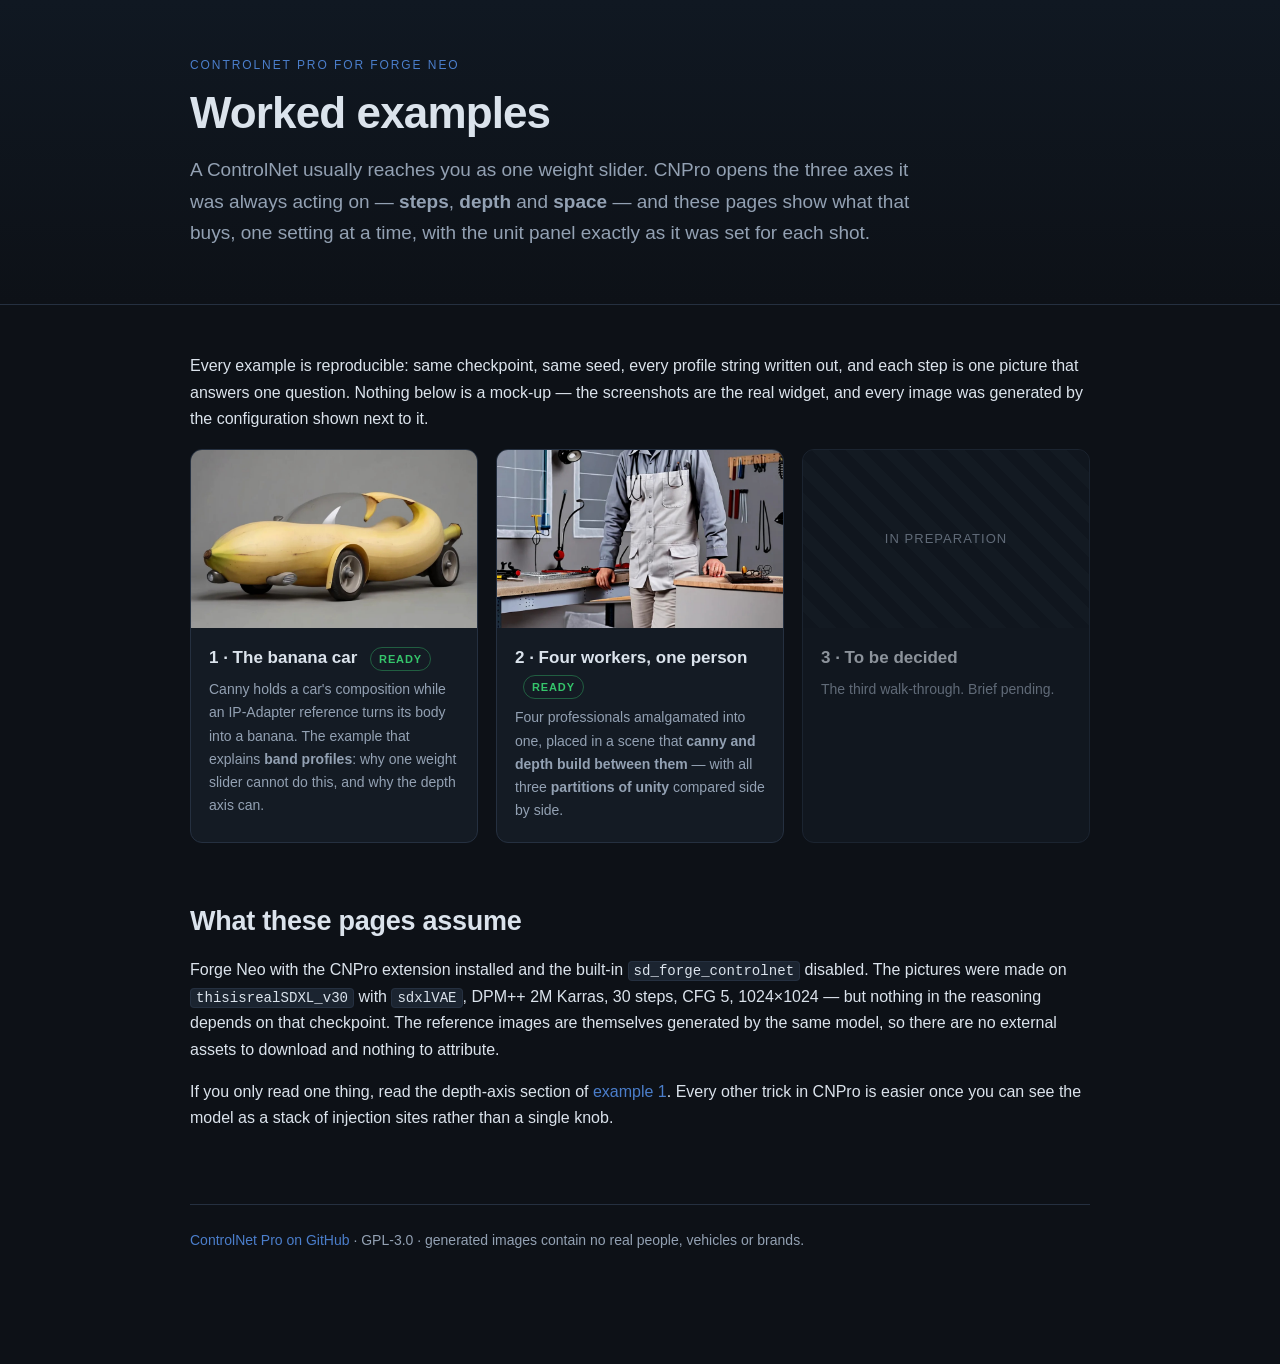
<file: docs/index.html>
<!DOCTYPE html>
<html lang="en">
<head>
<meta charset="utf-8">
<meta name="viewport" content="width=device-width, initial-scale=1">
<title>ControlNet Pro — worked examples</title>
<meta name="description" content="Step-by-step worked examples for ControlNet Pro: what each control actually does, and why the settings are what they are.">
<link rel="stylesheet" href="style.css">
</head>
<body>

<header class="site">
  <div class="wrap">
    <p class="eyebrow">ControlNet Pro for Forge Neo</p>
    <h1>Worked examples</h1>
    <p class="lede">A ControlNet usually reaches you as one weight slider. CNPro opens the
    three axes it was always acting on — <b>steps</b>, <b>depth</b> and <b>space</b> — and
    these pages show what that buys, one setting at a time, with the unit panel exactly as
    it was set for each shot.</p>
  </div>
</header>

<div class="wrap">

  <p>Every example is reproducible: same checkpoint, same seed, every profile string
  written out, and each step is one picture that answers one question. Nothing below is a
  mock-up — the screenshots are the real widget, and every image was generated by the
  configuration shown next to it.</p>

  <div class="cards">

    <a class="card" href="example_1.html">
      <img src="assets/ex1/hero.jpg" alt="A banana-bodied car in the composition of the reference photograph">
      <div class="body">
        <h3>1 · The banana car <span class="tag live">ready</span></h3>
        <p>Canny holds a car's composition while an IP-Adapter reference turns its body into
        a banana. The example that explains <b>band profiles</b>: why one weight slider
        cannot do this, and why the depth axis can.</p>
      </div>
    </a>

    <a class="card" href="example_2.html">
      <img src="assets/ex2/hero.jpg" alt="One person in an invented uniform standing in a workshop">
      <div class="body">
        <h3>2 · Four workers, one person <span class="tag live">ready</span></h3>
        <p>Four professionals amalgamated into one, placed in a scene that <b>canny and depth
        build between them</b> — with all three <b>partitions of unity</b> compared side by
        side.</p>
      </div>
    </a>

    <div class="card pending">
      <div class="placeholder">in preparation</div>
      <div class="body">
        <h3>3 · To be decided</h3>
        <p>The third walk-through. Brief pending.</p>
      </div>
    </div>

  </div>

  <h2>What these pages assume</h2>

  <p>Forge Neo with the CNPro extension installed and the built-in
  <code>sd_forge_controlnet</code> disabled. The pictures were made on
  <code>thisisrealSDXL_v30</code> with <code>sdxlVAE</code>, DPM++ 2M Karras, 30 steps,
  CFG 5, 1024&times;1024 — but nothing in the reasoning depends on that checkpoint. The
  reference images are themselves generated by the same model, so there are no external
  assets to download and nothing to attribute.</p>

  <p>If you only read one thing, read the depth-axis section of
  <a href="example_1.html#depth">example 1</a>. Every other trick in CNPro is easier once
  you can see the model as a stack of injection sites rather than a single knob.</p>

  <footer class="site">
    <p><a href="https://github.com/ahrvoje/cnpro">ControlNet Pro on GitHub</a> · GPL-3.0 ·
    generated images contain no real people, vehicles or brands.</p>
  </footer>

</div>
</body>
</html>
</file>
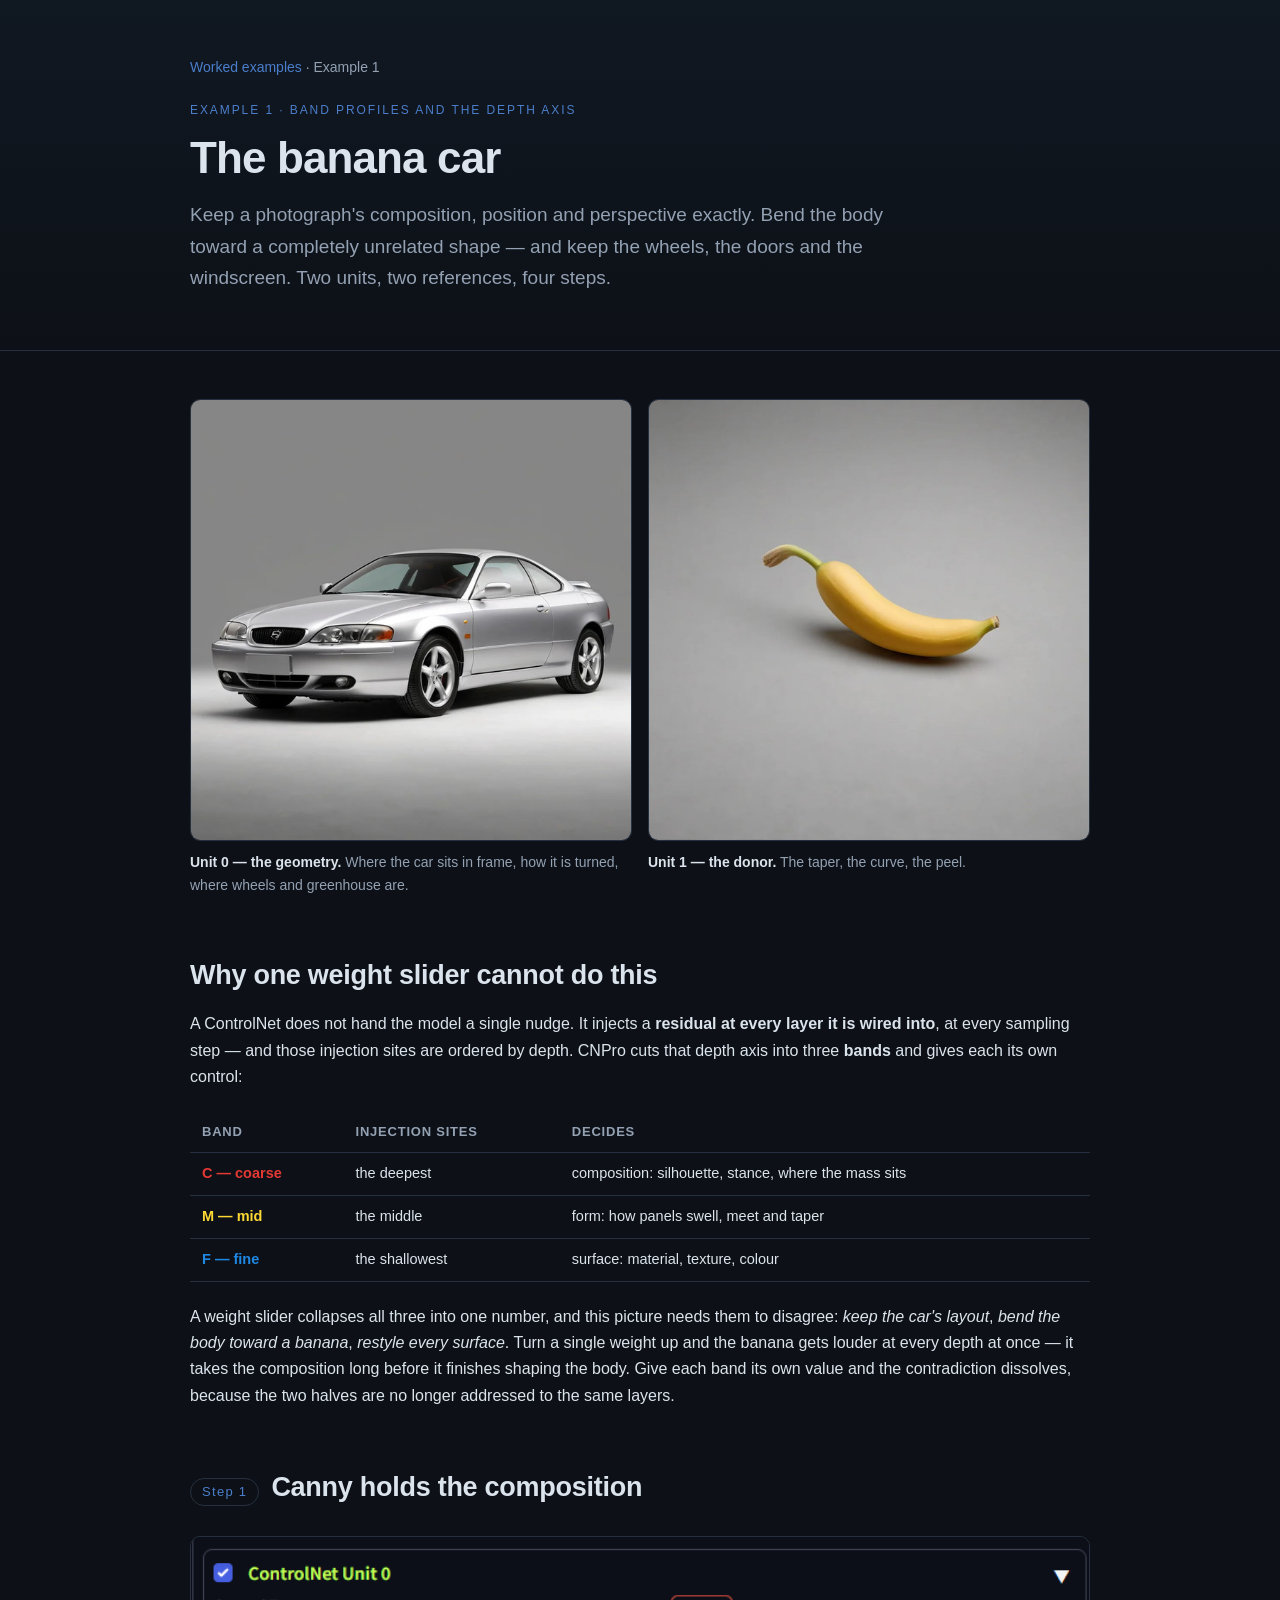
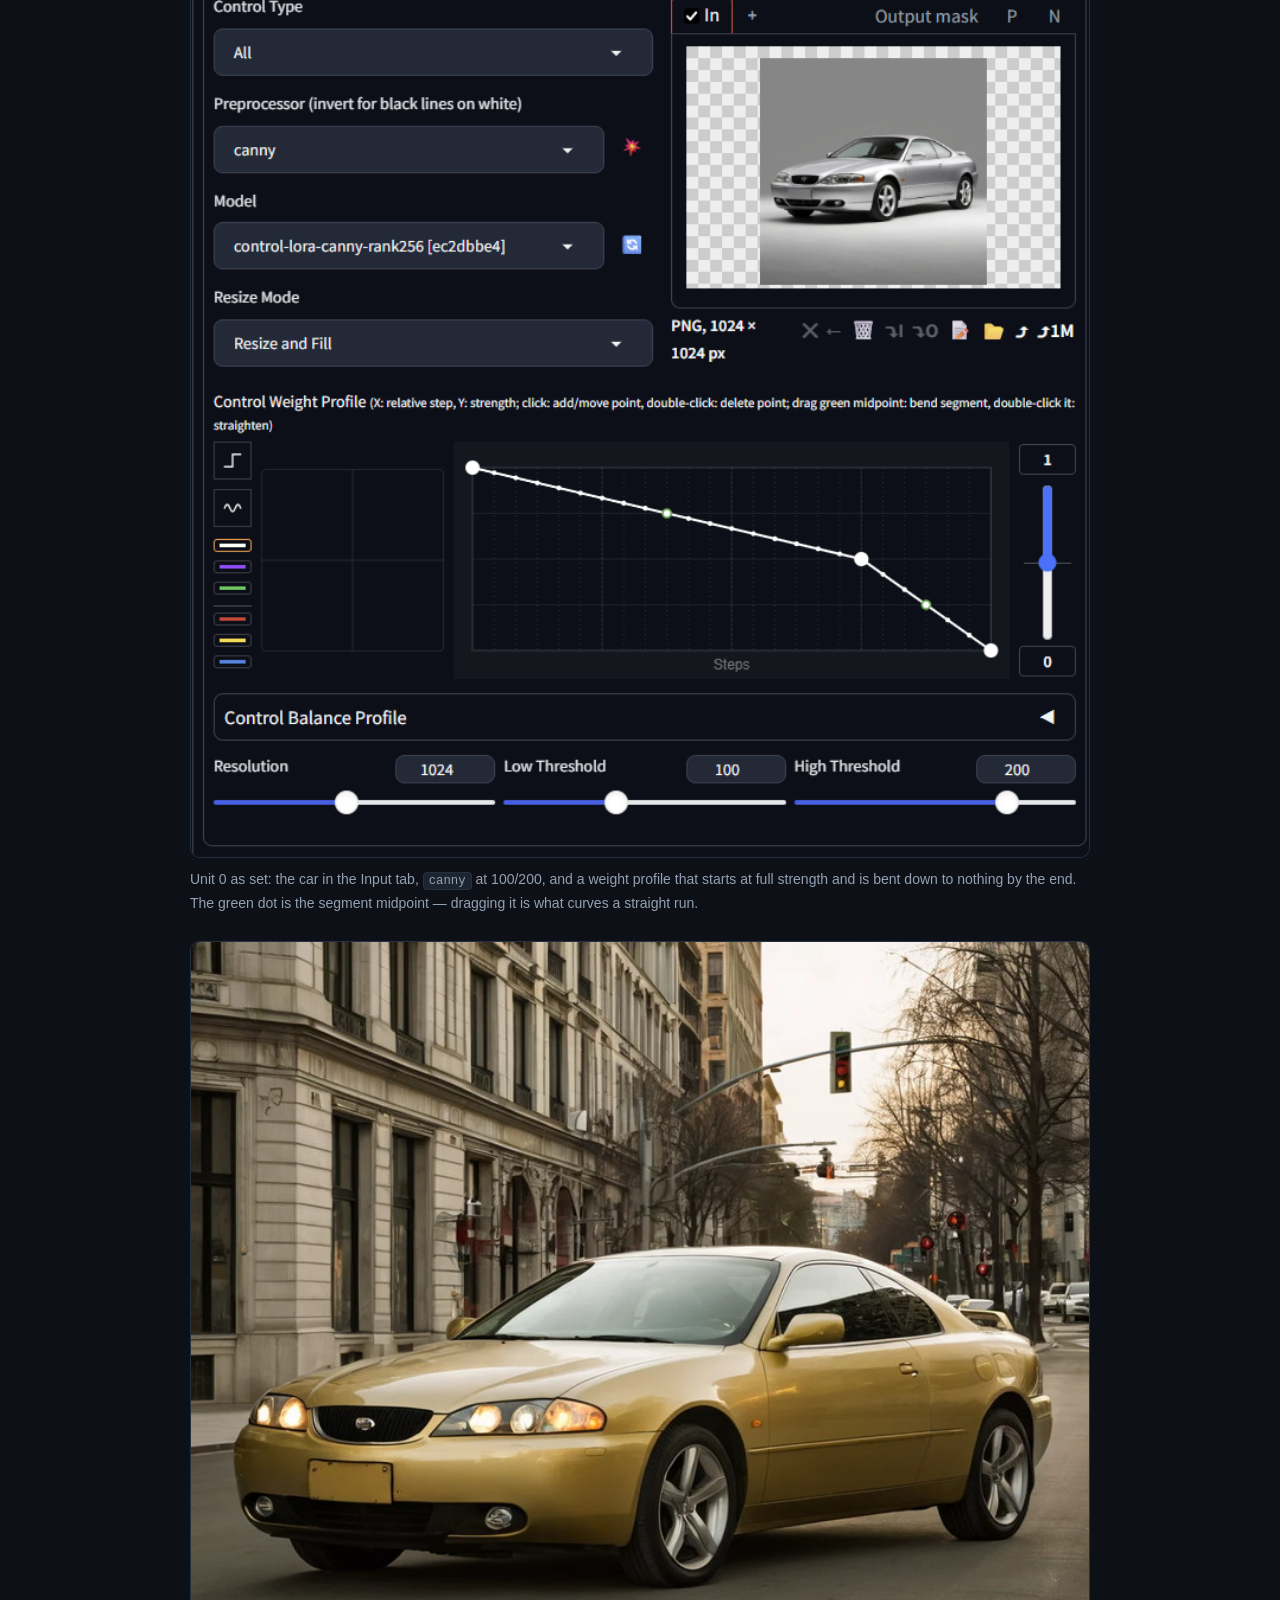
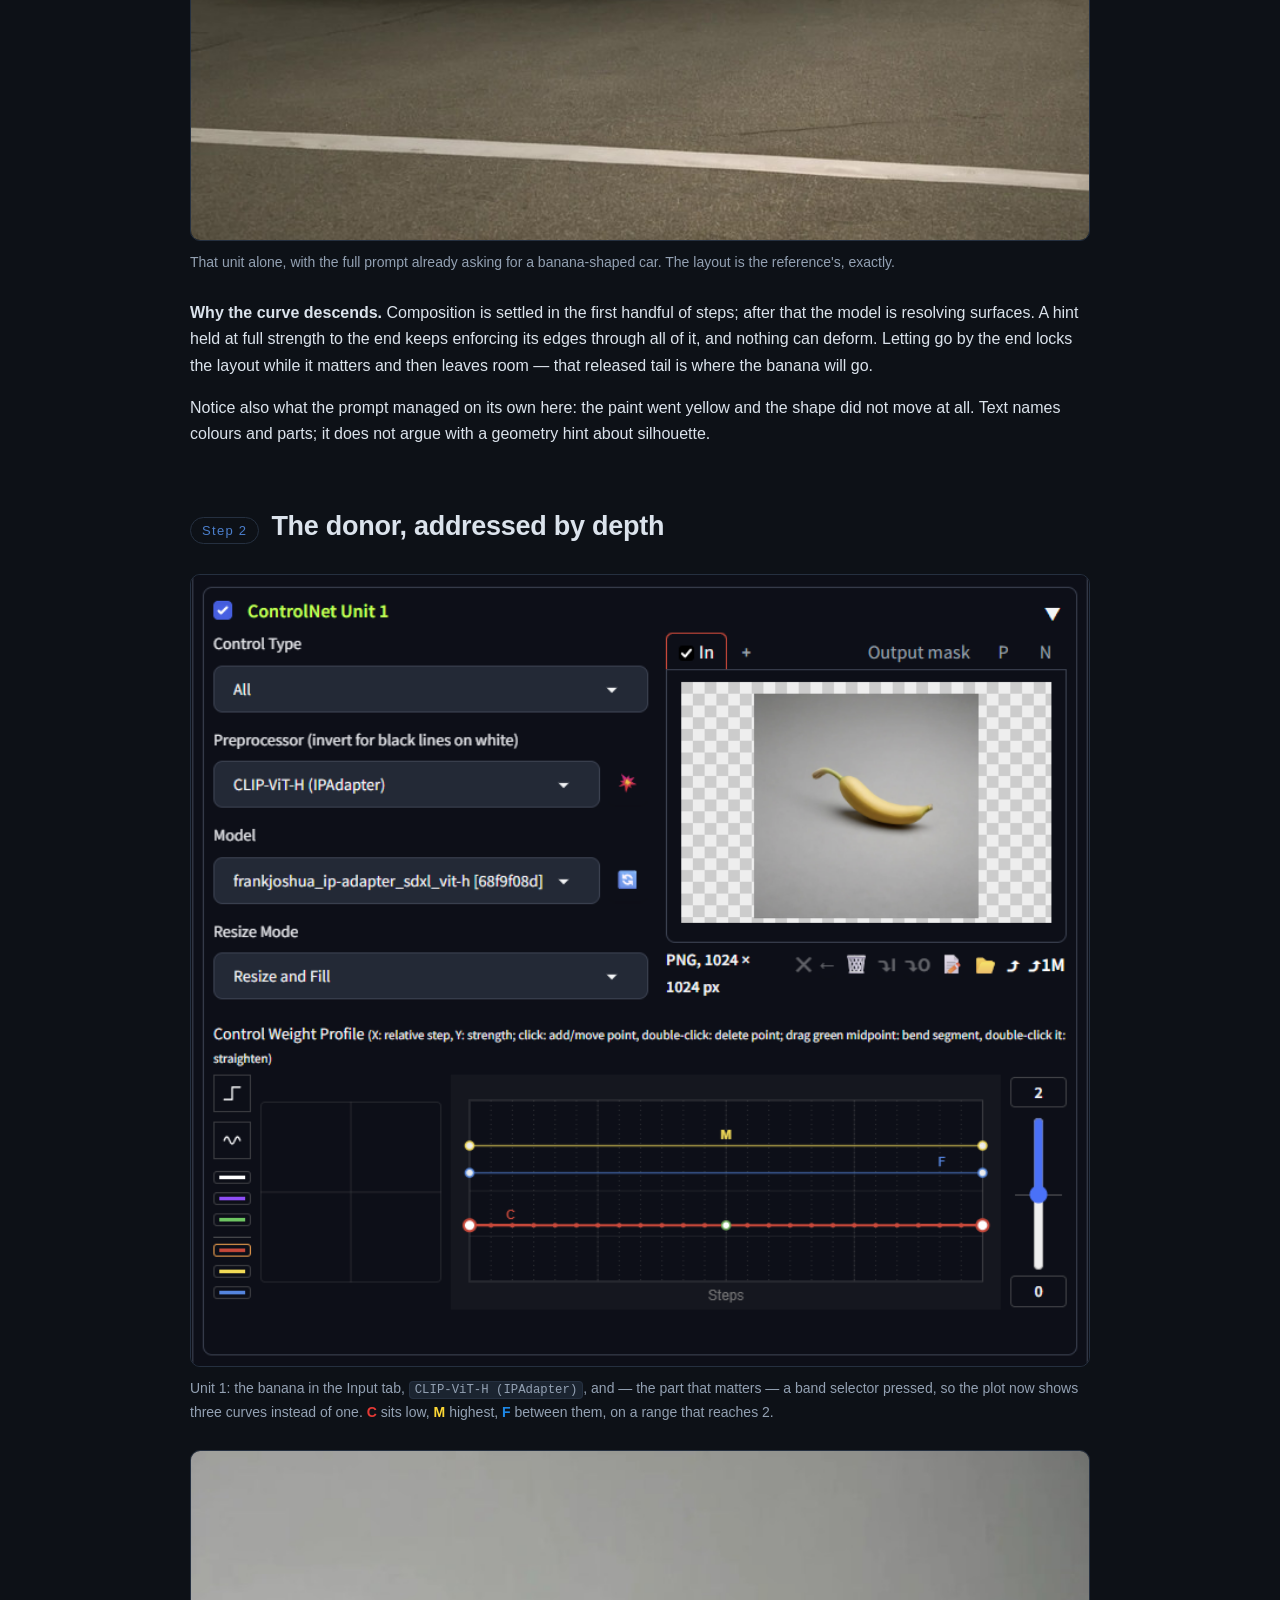
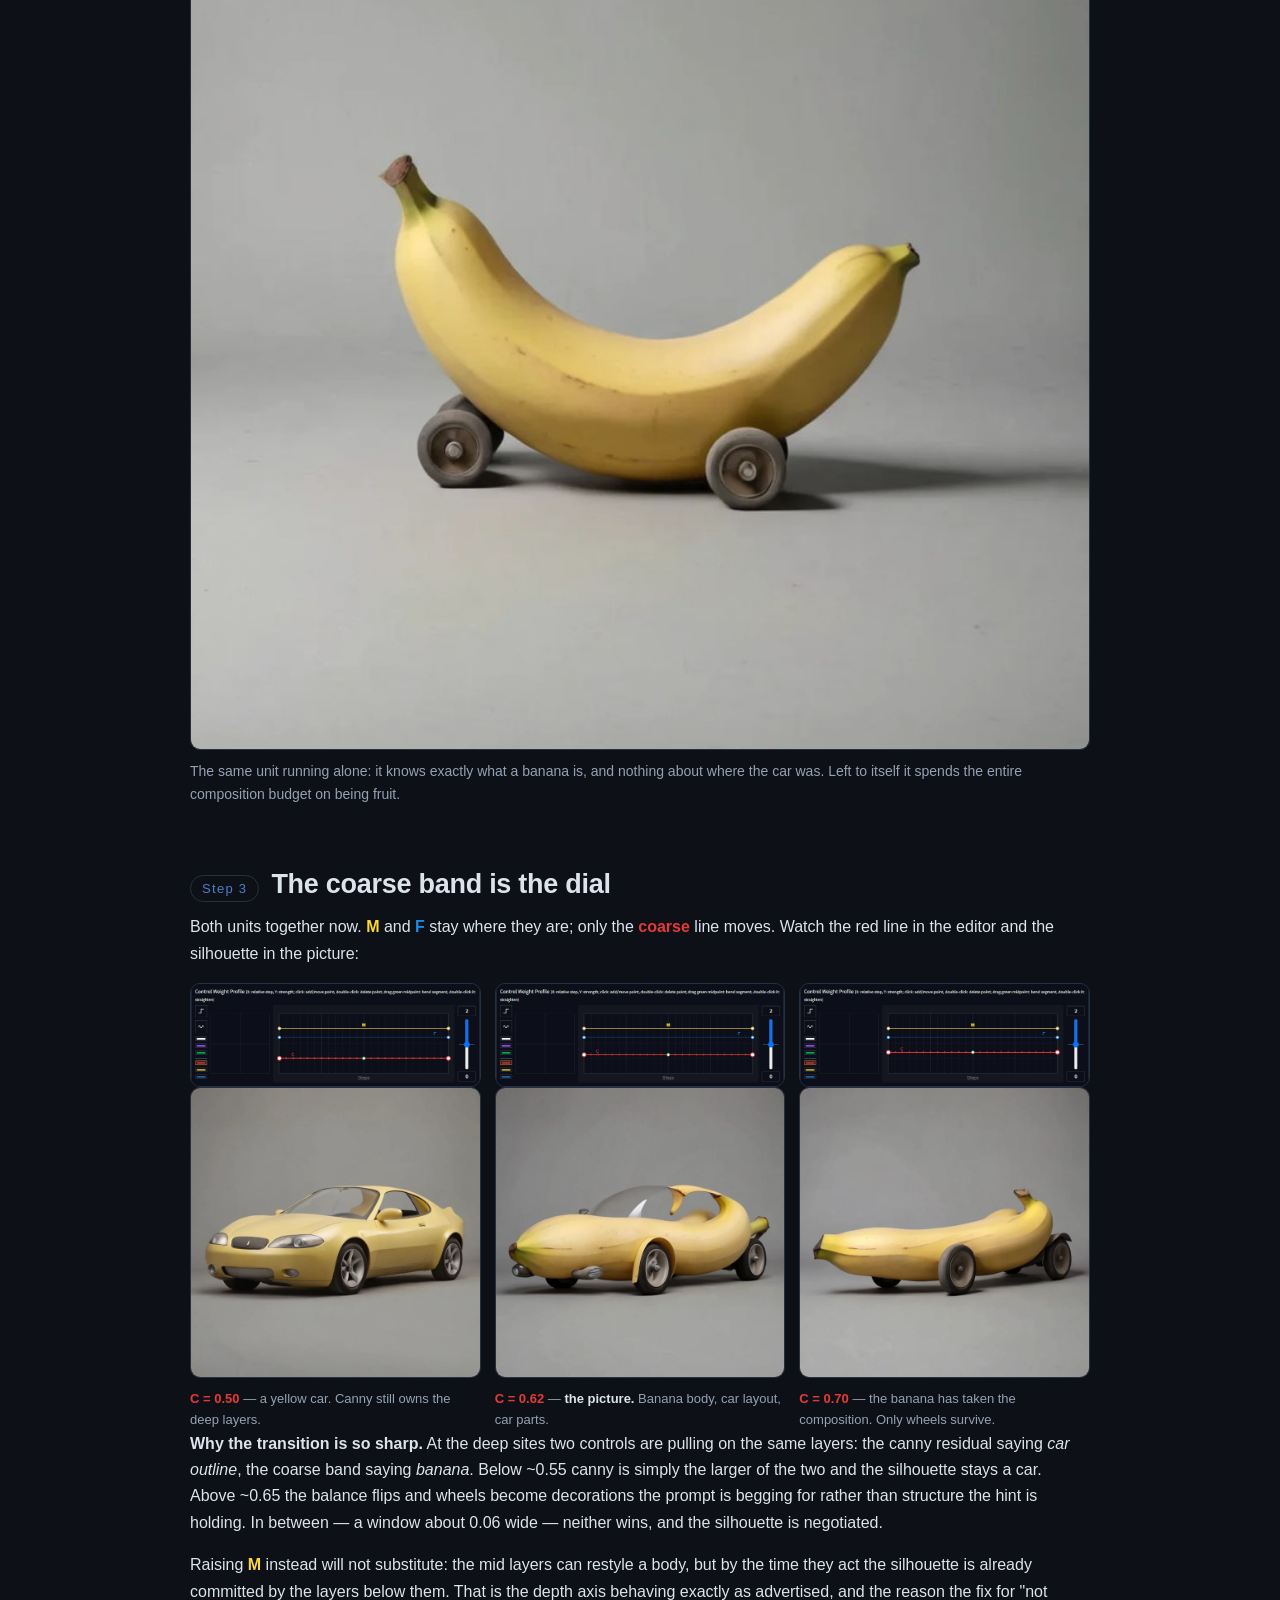
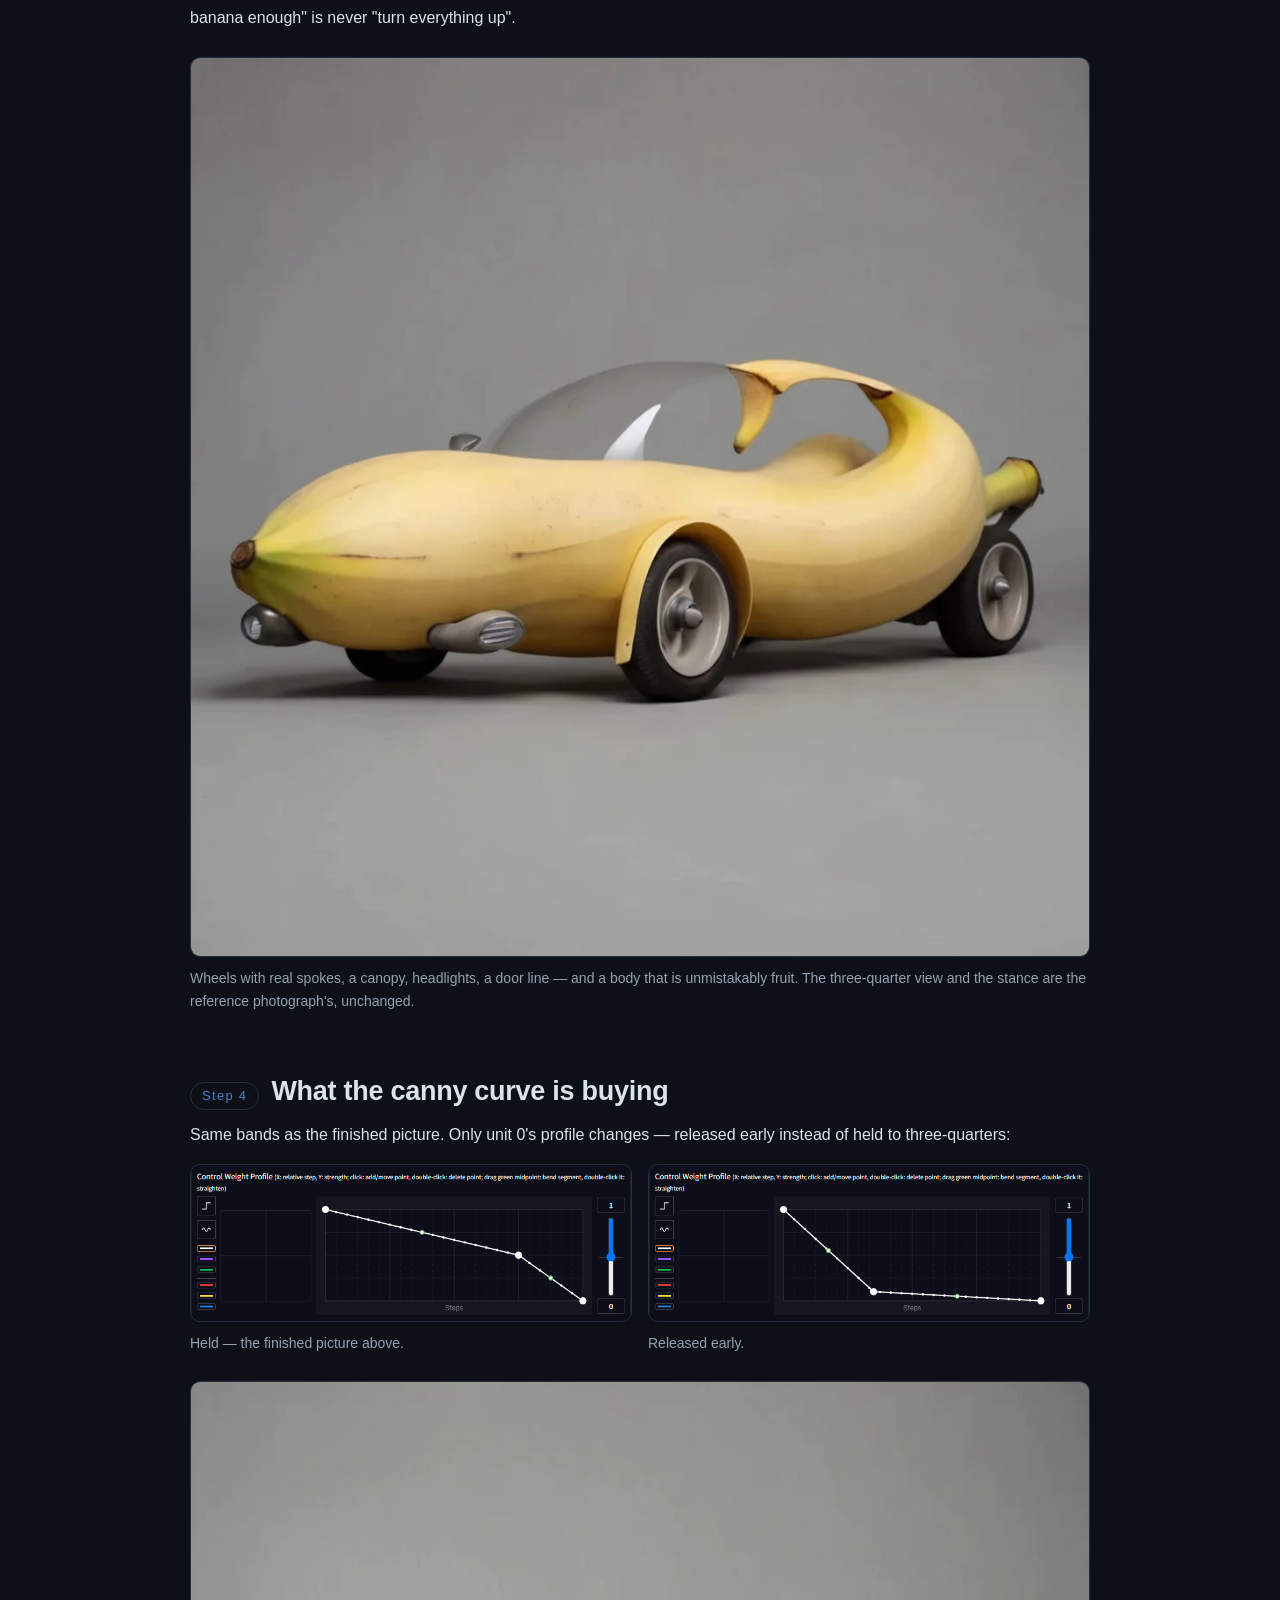
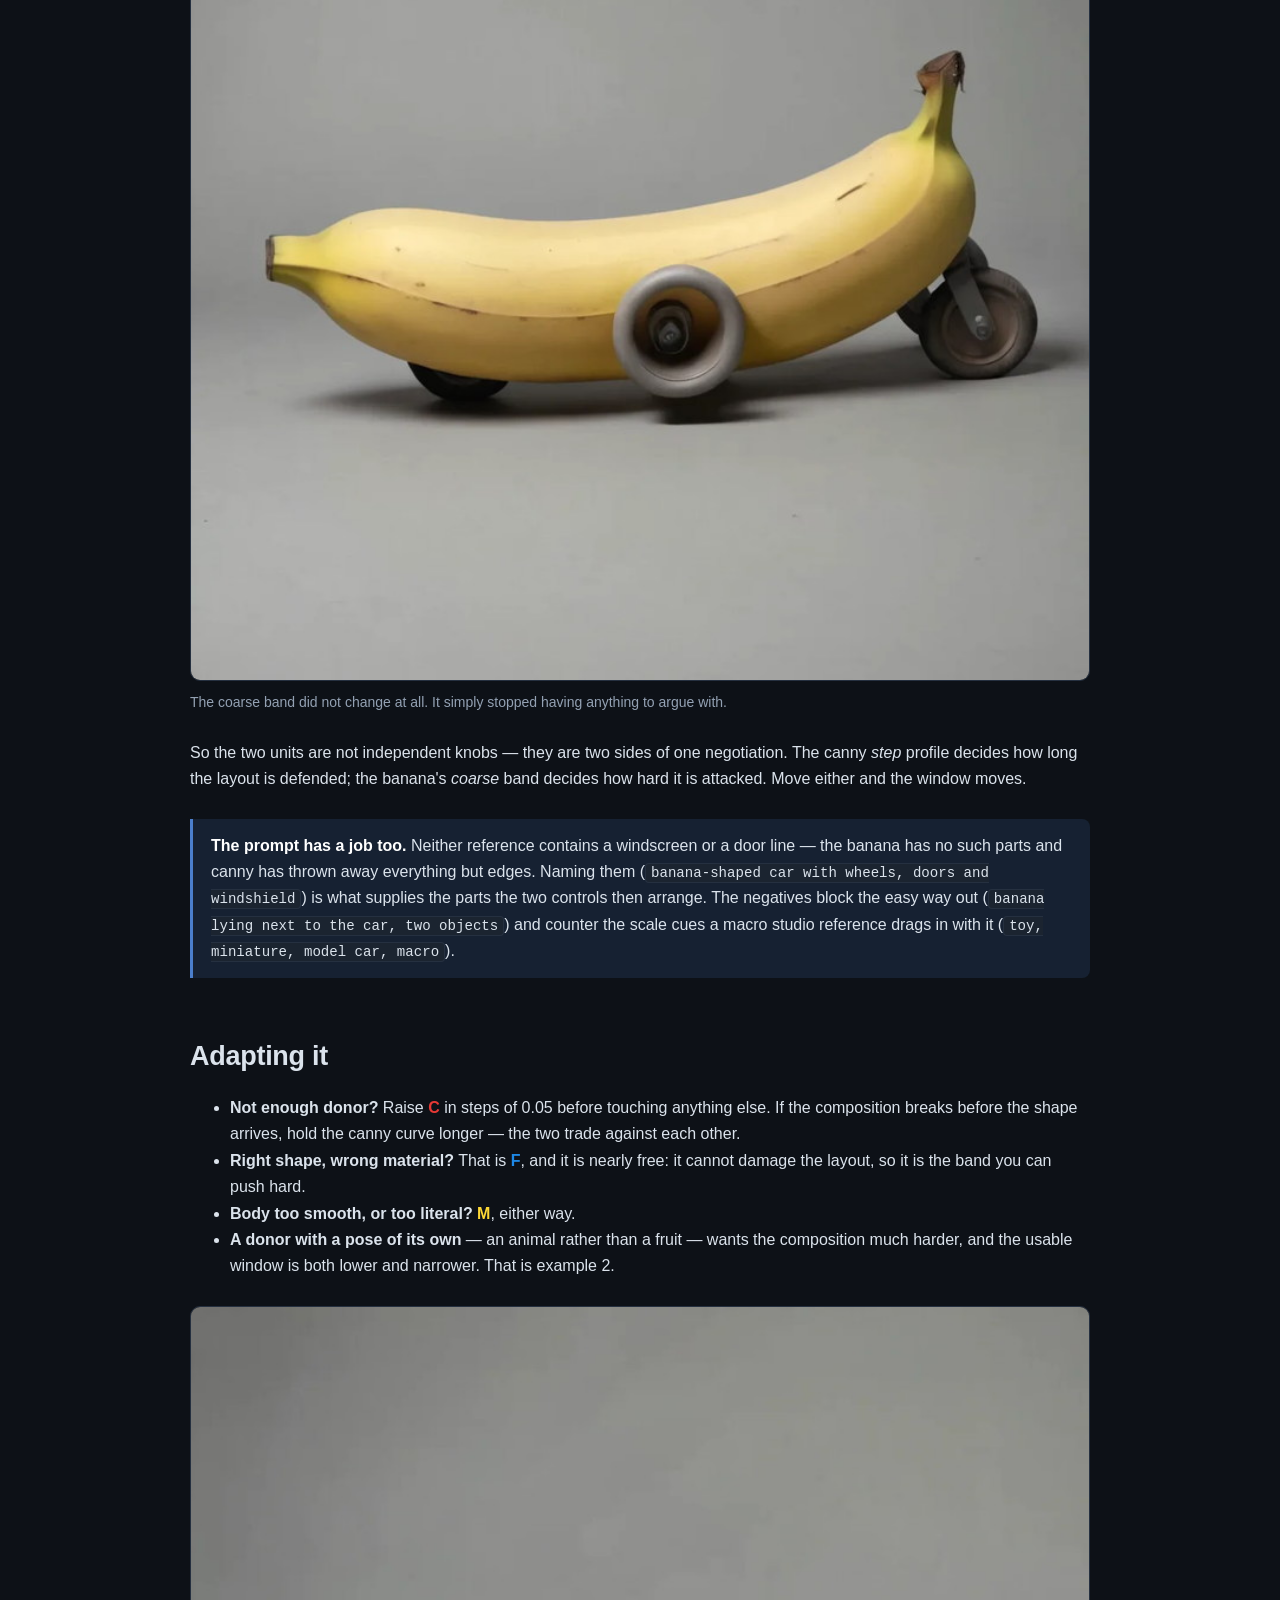
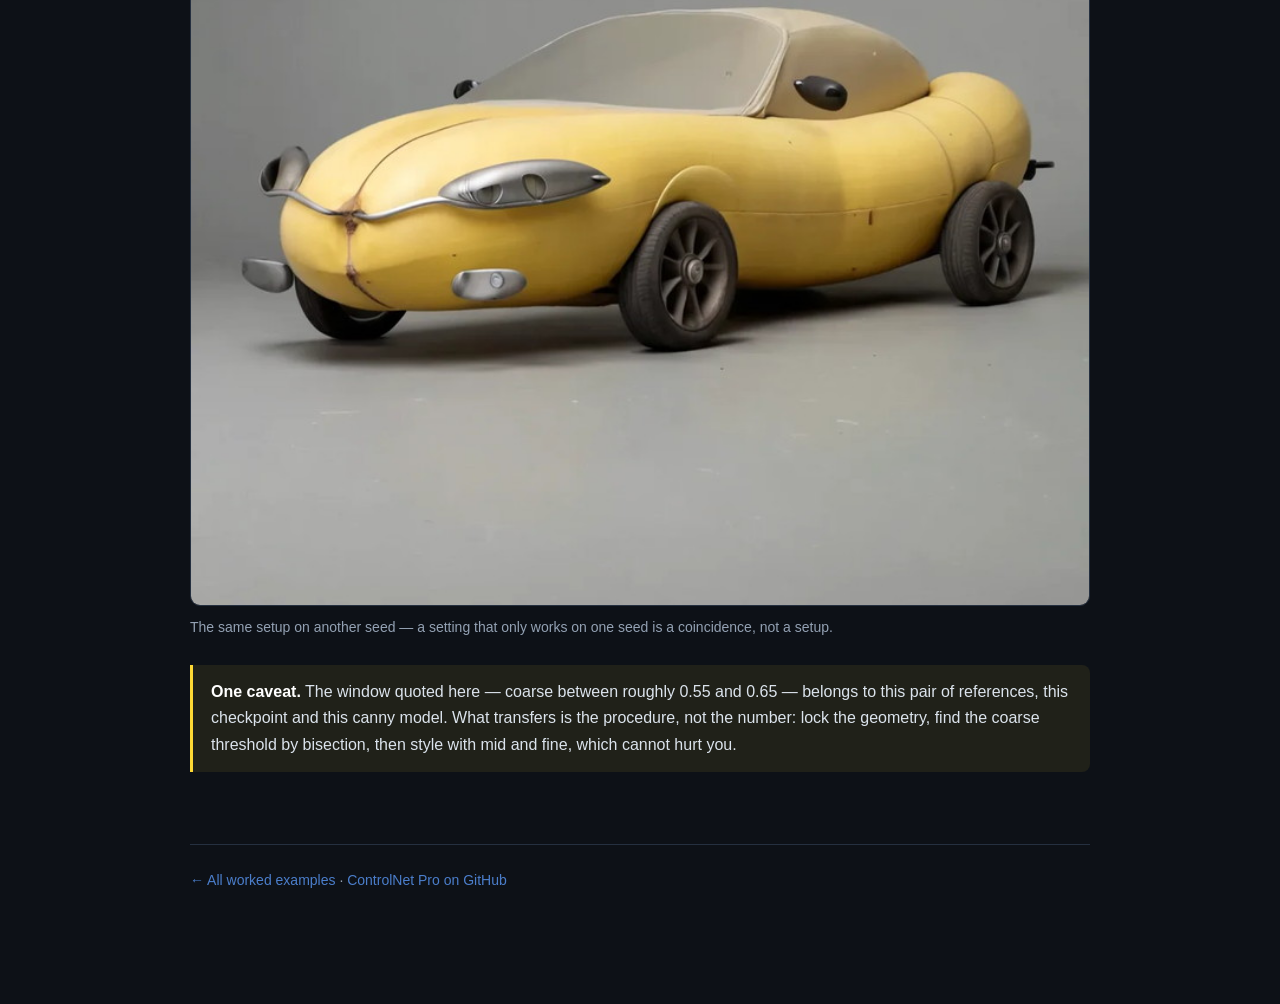
<file: docs/example_1.html>
<!DOCTYPE html>
<html lang="en">
<head>
<meta charset="utf-8">
<meta name="viewport" content="width=device-width, initial-scale=1">
<title>Example 1 — The banana car · ControlNet Pro</title>
<meta name="description" content="Two units, two references: canny holds a car's composition while an IP-Adapter banana takes over its body — a walk through band profiles and the depth axis.">
<link rel="stylesheet" href="style.css">
</head>
<body>

<header class="site">
  <div class="wrap">
    <nav class="crumbs"><a href="index.html">Worked examples</a> · Example 1</nav>
    <p class="eyebrow">Example 1 · band profiles and the depth axis</p>
    <h1>The banana car</h1>
    <p class="lede">Keep a photograph's composition, position and perspective exactly.
    Bend the body toward a completely unrelated shape — and keep the wheels, the doors and
    the windscreen. Two units, two references, four steps.</p>
  </div>
</header>

<div class="wrap">

  <div class="pair">
    <figure>
      <img src="assets/ex1/ref-car.jpg" alt="Studio photograph of a generic silver coupe, three-quarter front view">
      <figcaption><b>Unit 0 — the geometry.</b> Where the car sits in frame, how it is
      turned, where wheels and greenhouse are.</figcaption>
    </figure>
    <figure>
      <img src="assets/ex1/ref-banana.jpg" alt="Studio photograph of a single banana">
      <figcaption><b>Unit 1 — the donor.</b> The taper, the curve, the peel.</figcaption>
    </figure>
  </div>

  <h2>Why one weight slider cannot do this</h2>

  <p>A ControlNet does not hand the model a single nudge. It injects a <b>residual at every
  layer it is wired into</b>, at every sampling step — and those injection sites are ordered
  by depth. CNPro cuts that depth axis into three <b>bands</b> and gives each its own
  control:</p>

  <table>
    <tr><th>Band</th><th>Injection sites</th><th>Decides</th></tr>
    <tr><td><span class="band c">C — coarse</span></td><td>the deepest</td><td>composition: silhouette, stance, where the mass sits</td></tr>
    <tr><td><span class="band m">M — mid</span></td><td>the middle</td><td>form: how panels swell, meet and taper</td></tr>
    <tr><td><span class="band f">F — fine</span></td><td>the shallowest</td><td>surface: material, texture, colour</td></tr>
  </table>

  <p>A weight slider collapses all three into one number, and this picture needs them to
  disagree: <em>keep the car's layout</em>, <em>bend the body toward a banana</em>,
  <em>restyle every surface</em>. Turn a single weight up and the banana gets louder at
  every depth at once — it takes the composition long before it finishes shaping the body.
  Give each band its own value and the contradiction dissolves, because the two halves are
  no longer addressed to the same layers.</p>

  <div class="step-head"><span class="step-num">Step 1</span><h2>Canny holds the composition</h2></div>

  <figure>
    <img src="assets/ex1/ui-unit0-canny.png" alt="CNPro unit 0 set to canny with a descending weight profile">
    <figcaption>Unit 0 as set: the car in the Input tab, <code>canny</code> at 100/200, and
    a weight profile that starts at full strength and is bent down to nothing by the end.
    The green dot is the segment midpoint — dragging it is what curves a straight run.</figcaption>
  </figure>

  <figure>
    <img src="assets/ex1/step-canny-only.jpg" alt="A plain yellow car in the reference composition">
    <figcaption>That unit alone, with the full prompt already asking for a banana-shaped
    car. The layout is the reference's, exactly.</figcaption>
  </figure>

  <p><b>Why the curve descends.</b> Composition is settled in the first handful of steps;
  after that the model is resolving surfaces. A hint held at full strength to the end keeps
  enforcing its edges through all of it, and nothing can deform. Letting go by the end locks
  the layout while it matters and then leaves room — that released tail is where the banana
  will go.</p>

  <p>Notice also what the prompt managed on its own here: the paint went yellow and the
  shape did not move at all. Text names colours and parts; it does not argue with a geometry
  hint about silhouette.</p>

  <div class="step-head"><span class="step-num">Step 2</span><h2>The donor, addressed by depth</h2></div>

  <figure>
    <img src="assets/ex1/ui-unit1-bands.png" alt="CNPro unit 1 set to IP-Adapter running on band profiles">
    <figcaption>Unit 1: the banana in the Input tab, <code>CLIP-ViT-H (IPAdapter)</code>,
    and — the part that matters — a band selector pressed, so the plot now shows three
    curves instead of one. <span class="band c">C</span> sits low, <span class="band m">M</span>
    highest, <span class="band f">F</span> between them, on a range that reaches 2.</figcaption>
  </figure>

  <figure>
    <img src="assets/ex1/step-banana-only.jpg" alt="A banana on a plain background, no car">
    <figcaption>The same unit running alone: it knows exactly what a banana is, and nothing
    about where the car was. Left to itself it spends the entire composition budget on being
    fruit.</figcaption>
  </figure>

  <div class="step-head"><span class="step-num">Step 3</span><h2>The coarse band is the dial</h2></div>

  <p>Both units together now. <span class="band m">M</span> and <span class="band f">F</span>
  stay where they are; only the <span class="band c">coarse</span> line moves. Watch the red
  line in the editor and the silhouette in the picture:</p>

  <div class="triple">
    <figure>
      <img src="assets/ex1/ui-profile-c50.png" alt="Band profile editor with coarse at 0.50">
      <img src="assets/ex1/step-c50.jpg" alt="A yellow car, still entirely car-shaped">
      <figcaption><span class="band c">C = 0.50</span> — a yellow car. Canny still owns the
      deep layers.</figcaption>
    </figure>
    <figure>
      <img src="assets/ex1/ui-profile-c62.png" alt="Band profile editor with coarse at 0.62">
      <img src="assets/ex1/step-c62.jpg" alt="A banana-bodied concept car with canopy, wheels and headlights">
      <figcaption><span class="band c">C = 0.62</span> — <b>the picture.</b> Banana body,
      car layout, car parts.</figcaption>
    </figure>
    <figure>
      <img src="assets/ex1/ui-profile-c70.png" alt="Band profile editor with coarse at 0.70">
      <img src="assets/ex1/step-c70.jpg" alt="A banana with wheels, the car mostly gone">
      <figcaption><span class="band c">C = 0.70</span> — the banana has taken the
      composition. Only wheels survive.</figcaption>
    </figure>
  </div>

  <p><b>Why the transition is so sharp.</b> At the deep sites two controls are pulling on the
  same layers: the canny residual saying <em>car outline</em>, the coarse band saying
  <em>banana</em>. Below ~0.55 canny is simply the larger of the two and the silhouette stays
  a car. Above ~0.65 the balance flips and wheels become decorations the prompt is begging
  for rather than structure the hint is holding. In between — a window about 0.06 wide —
  neither wins, and the silhouette is negotiated.</p>

  <p>Raising <span class="band m">M</span> instead will not substitute: the mid layers can
  restyle a body, but by the time they act the silhouette is already committed by the layers
  below them. That is the depth axis behaving exactly as advertised, and the reason the fix
  for "not banana enough" is never "turn everything up".</p>

  <figure>
    <img src="assets/ex1/hero.jpg" alt="The finished banana car at full size">
    <figcaption>Wheels with real spokes, a canopy, headlights, a door line — and a body that
    is unmistakably fruit. The three-quarter view and the stance are the reference
    photograph's, unchanged.</figcaption>
  </figure>

  <div class="step-head"><span class="step-num">Step 4</span><h2>What the canny curve is buying</h2></div>

  <p>Same bands as the finished picture. Only unit 0's profile changes — released early
  instead of held to three-quarters:</p>

  <div class="pair">
    <figure>
      <img src="assets/ex1/ui-profile-canny-hold.png" alt="Canny weight profile held to three quarters">
      <figcaption>Held — the finished picture above.</figcaption>
    </figure>
    <figure>
      <img src="assets/ex1/ui-profile-canny-short.png" alt="Canny weight profile released early">
      <figcaption>Released early.</figcaption>
    </figure>
  </div>

  <figure>
    <img src="assets/ex1/step-canny-short.jpg" alt="A banana with wheels, composition lost">
    <figcaption>The coarse band did not change at all. It simply stopped having anything to
    argue with.</figcaption>
  </figure>

  <p>So the two units are not independent knobs — they are two sides of one negotiation. The
  canny <em>step</em> profile decides how long the layout is defended; the banana's
  <em>coarse</em> band decides how hard it is attacked. Move either and the window moves.</p>

  <div class="note">
    <p><strong>The prompt has a job too.</strong> Neither reference contains a windscreen or
    a door line — the banana has no such parts and canny has thrown away everything but
    edges. Naming them (<code>banana-shaped car with wheels, doors and windshield</code>) is
    what supplies the parts the two controls then arrange. The negatives block the easy way
    out (<code>banana lying next to the car, two objects</code>) and counter the scale cues a
    macro studio reference drags in with it (<code>toy, miniature, model car, macro</code>).</p>
  </div>

  <h2>Adapting it</h2>

  <ul>
    <li><b>Not enough donor?</b> Raise <span class="band c">C</span> in steps of 0.05 before
    touching anything else. If the composition breaks before the shape arrives, hold the
    canny curve longer — the two trade against each other.</li>
    <li><b>Right shape, wrong material?</b> That is <span class="band f">F</span>, and it is
    nearly free: it cannot damage the layout, so it is the band you can push hard.</li>
    <li><b>Body too smooth, or too literal?</b> <span class="band m">M</span>, either way.</li>
    <li><b>A donor with a pose of its own</b> — an animal rather than a fruit — wants the
    composition much harder, and the usable window is both lower and narrower. That is
    example 2.</li>
  </ul>

  <figure>
    <img src="assets/ex1/hero-alt.jpg" alt="The same configuration on a different seed">
    <figcaption>The same setup on another seed — a setting that only works on one seed is a
    coincidence, not a setup.</figcaption>
  </figure>

  <div class="note warn">
    <p><strong>One caveat.</strong> The window quoted here — coarse between roughly 0.55 and
    0.65 — belongs to this pair of references, this checkpoint and this canny model. What
    transfers is the procedure, not the number: lock the geometry, find the coarse threshold
    by bisection, then style with mid and fine, which cannot hurt you.</p>
  </div>

  <footer class="site">
    <p><a href="index.html">&larr; All worked examples</a> ·
    <a href="https://github.com/ahrvoje/cnpro">ControlNet Pro on GitHub</a></p>
  </footer>

</div>
</body>
</html>
</file>
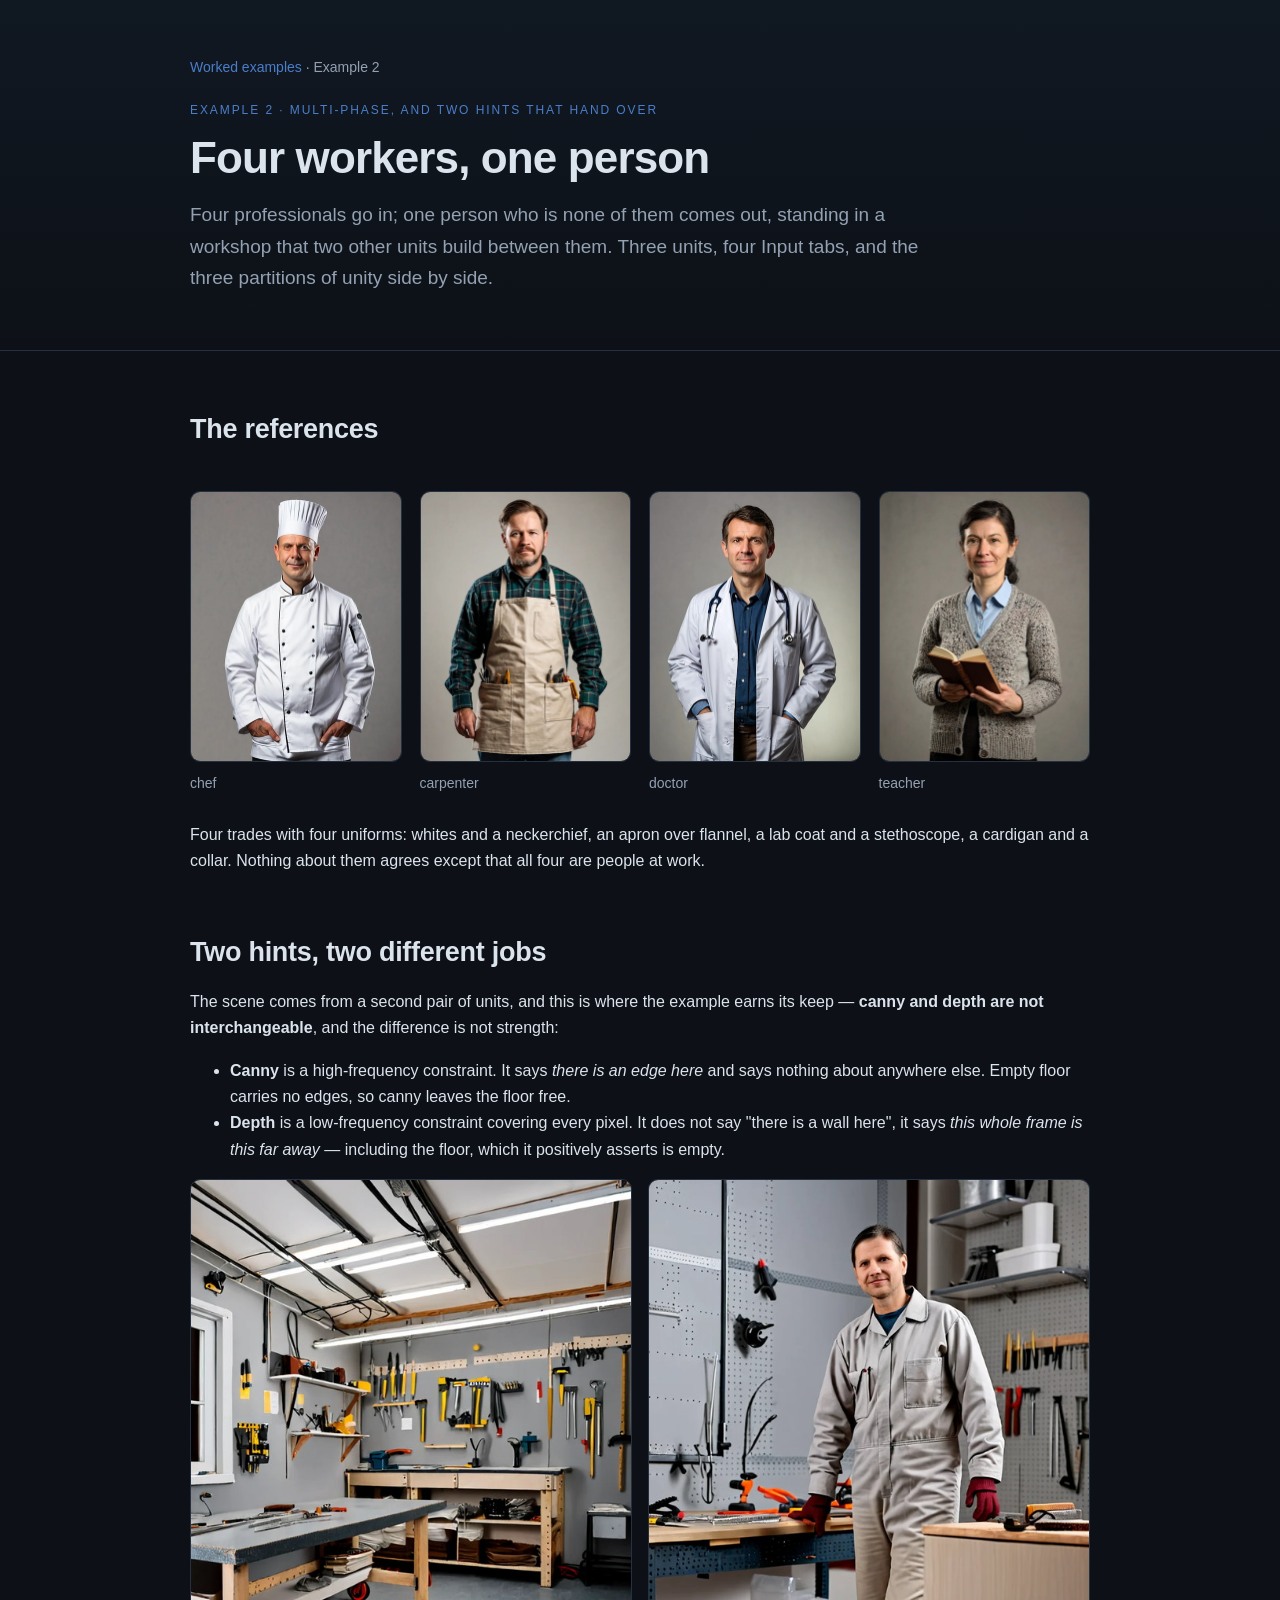
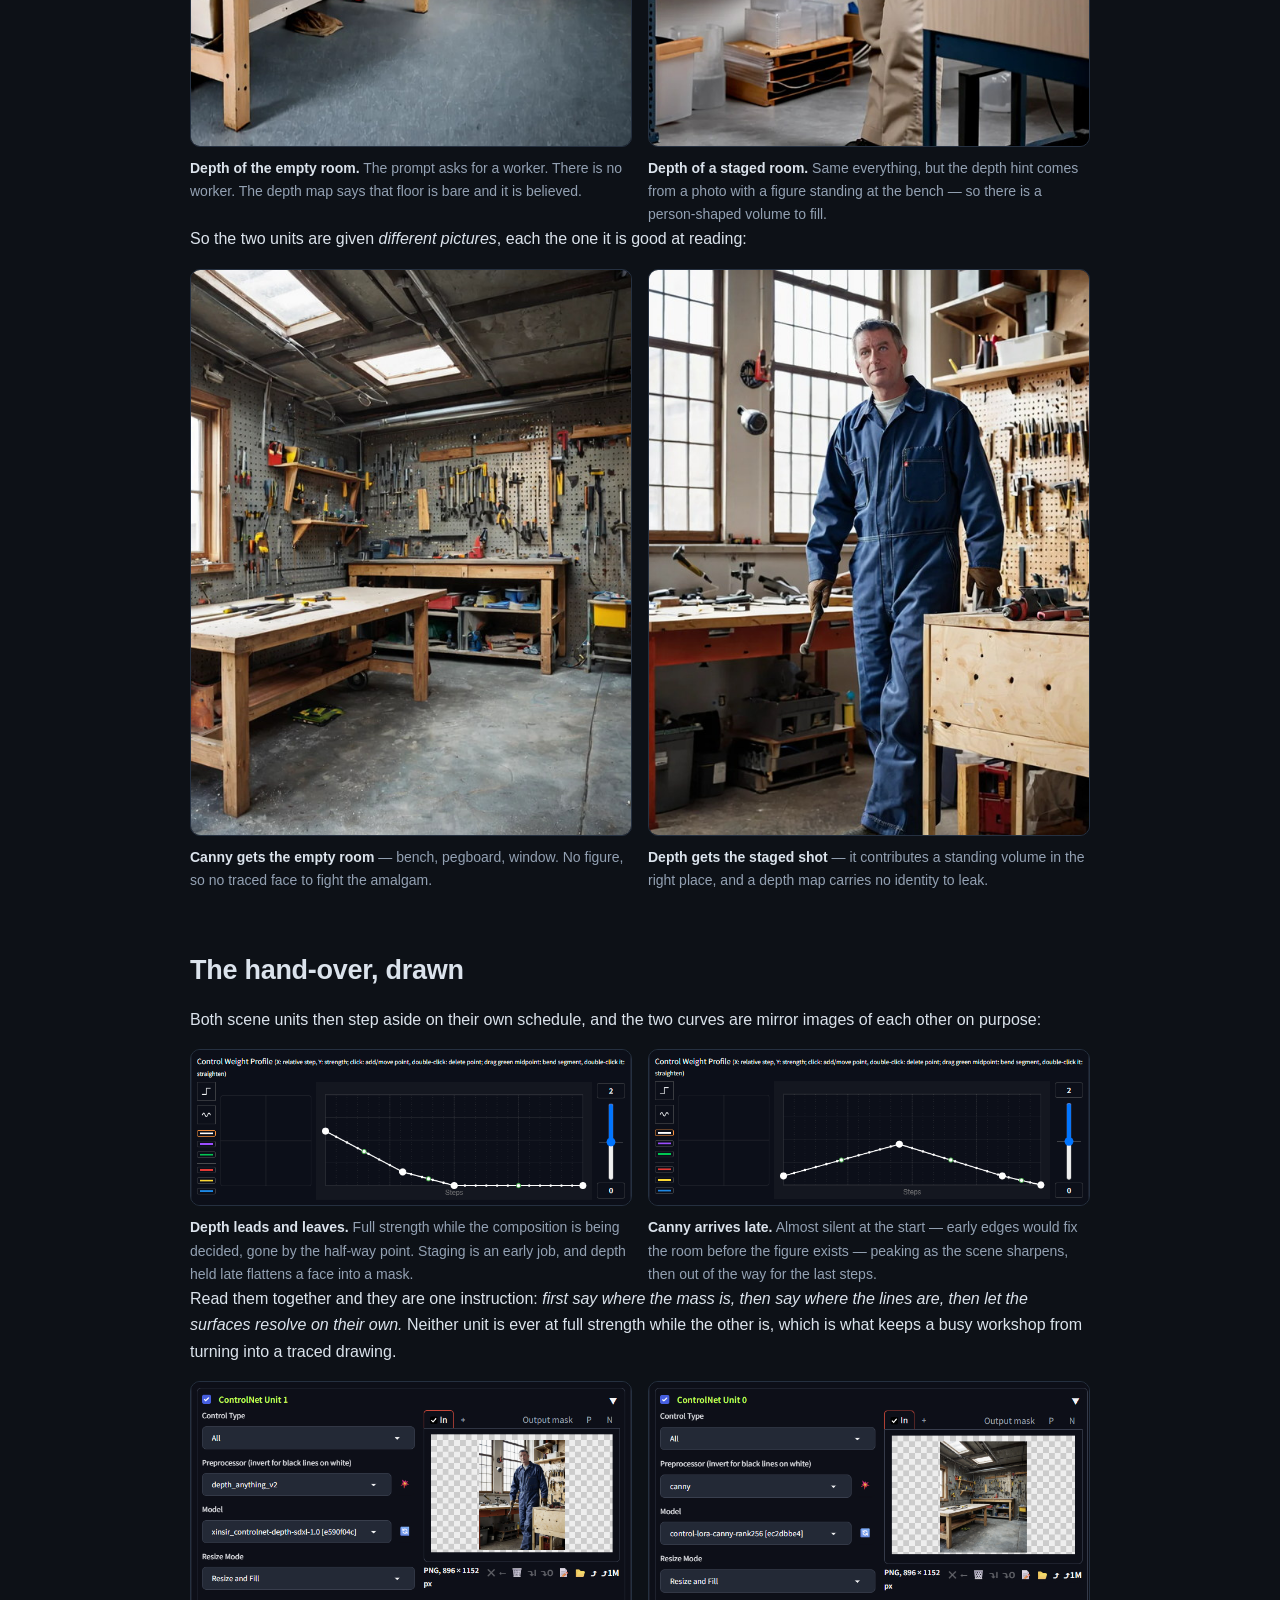
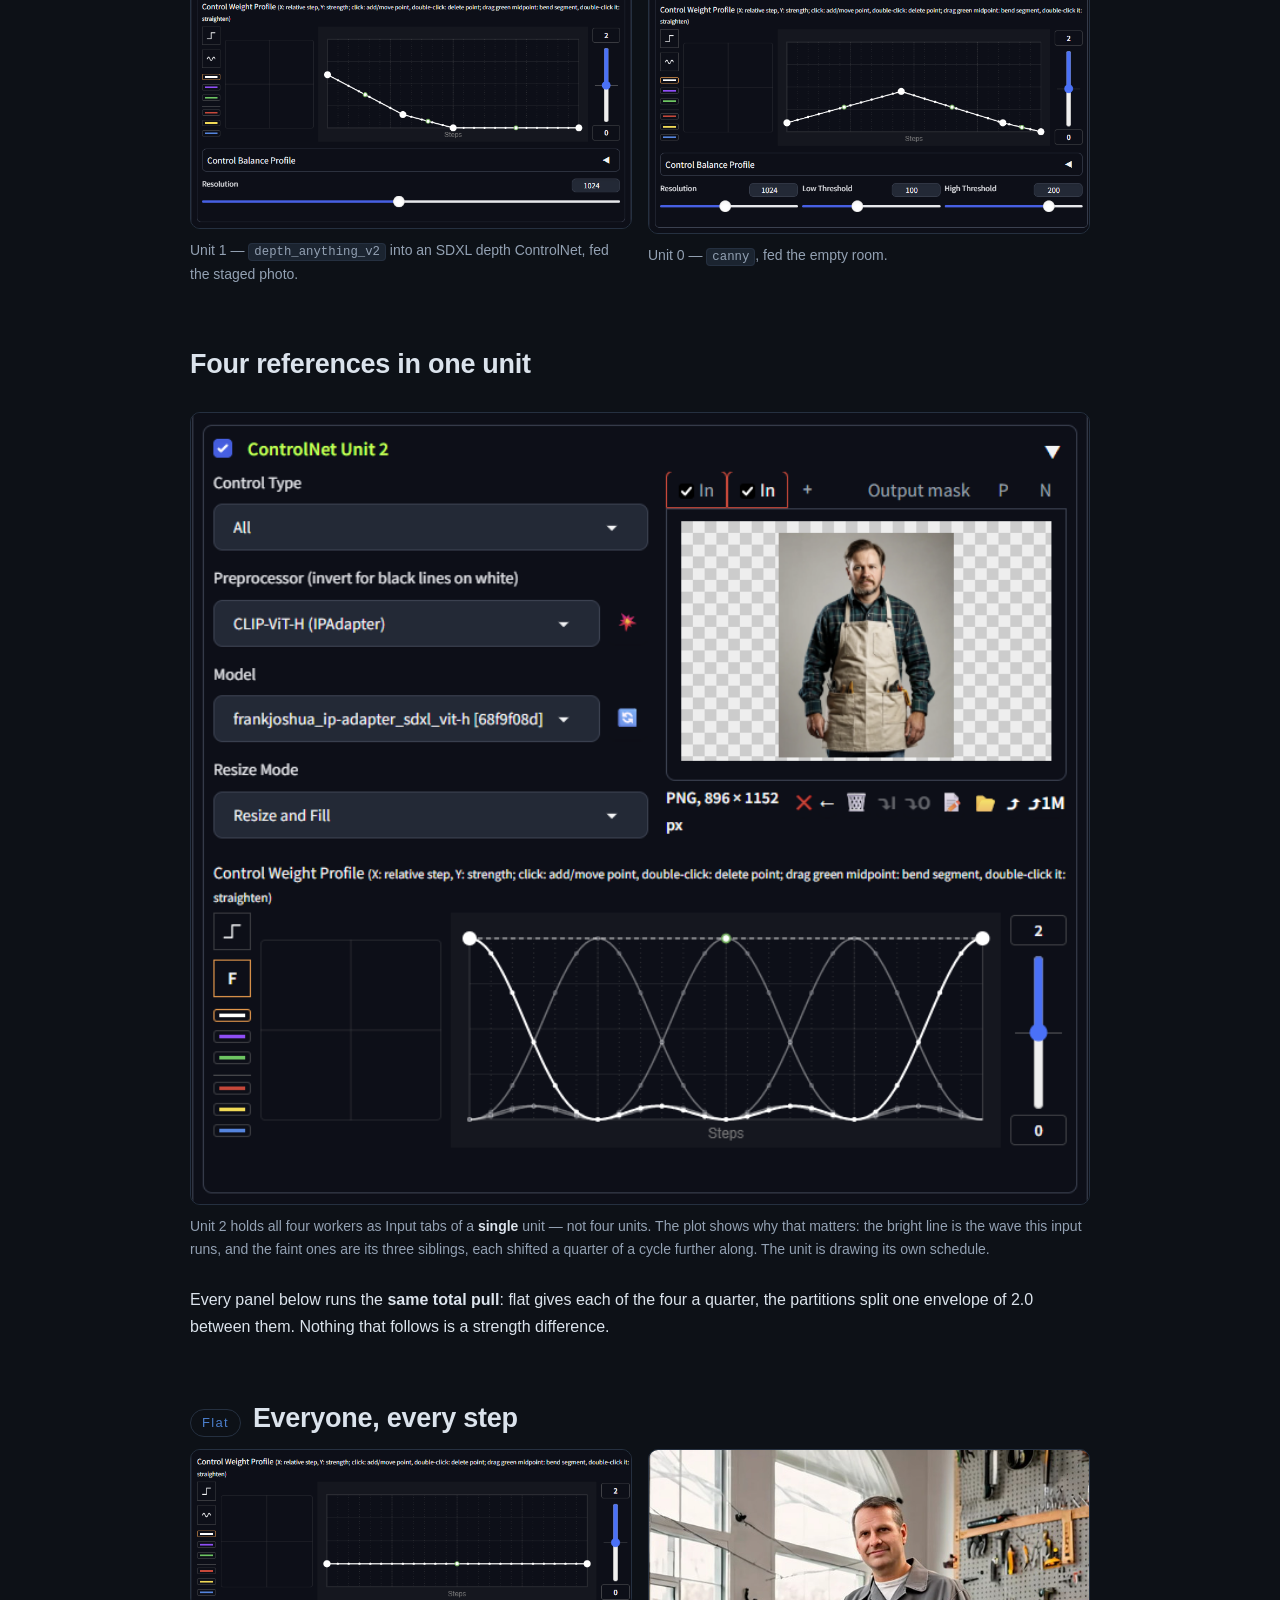
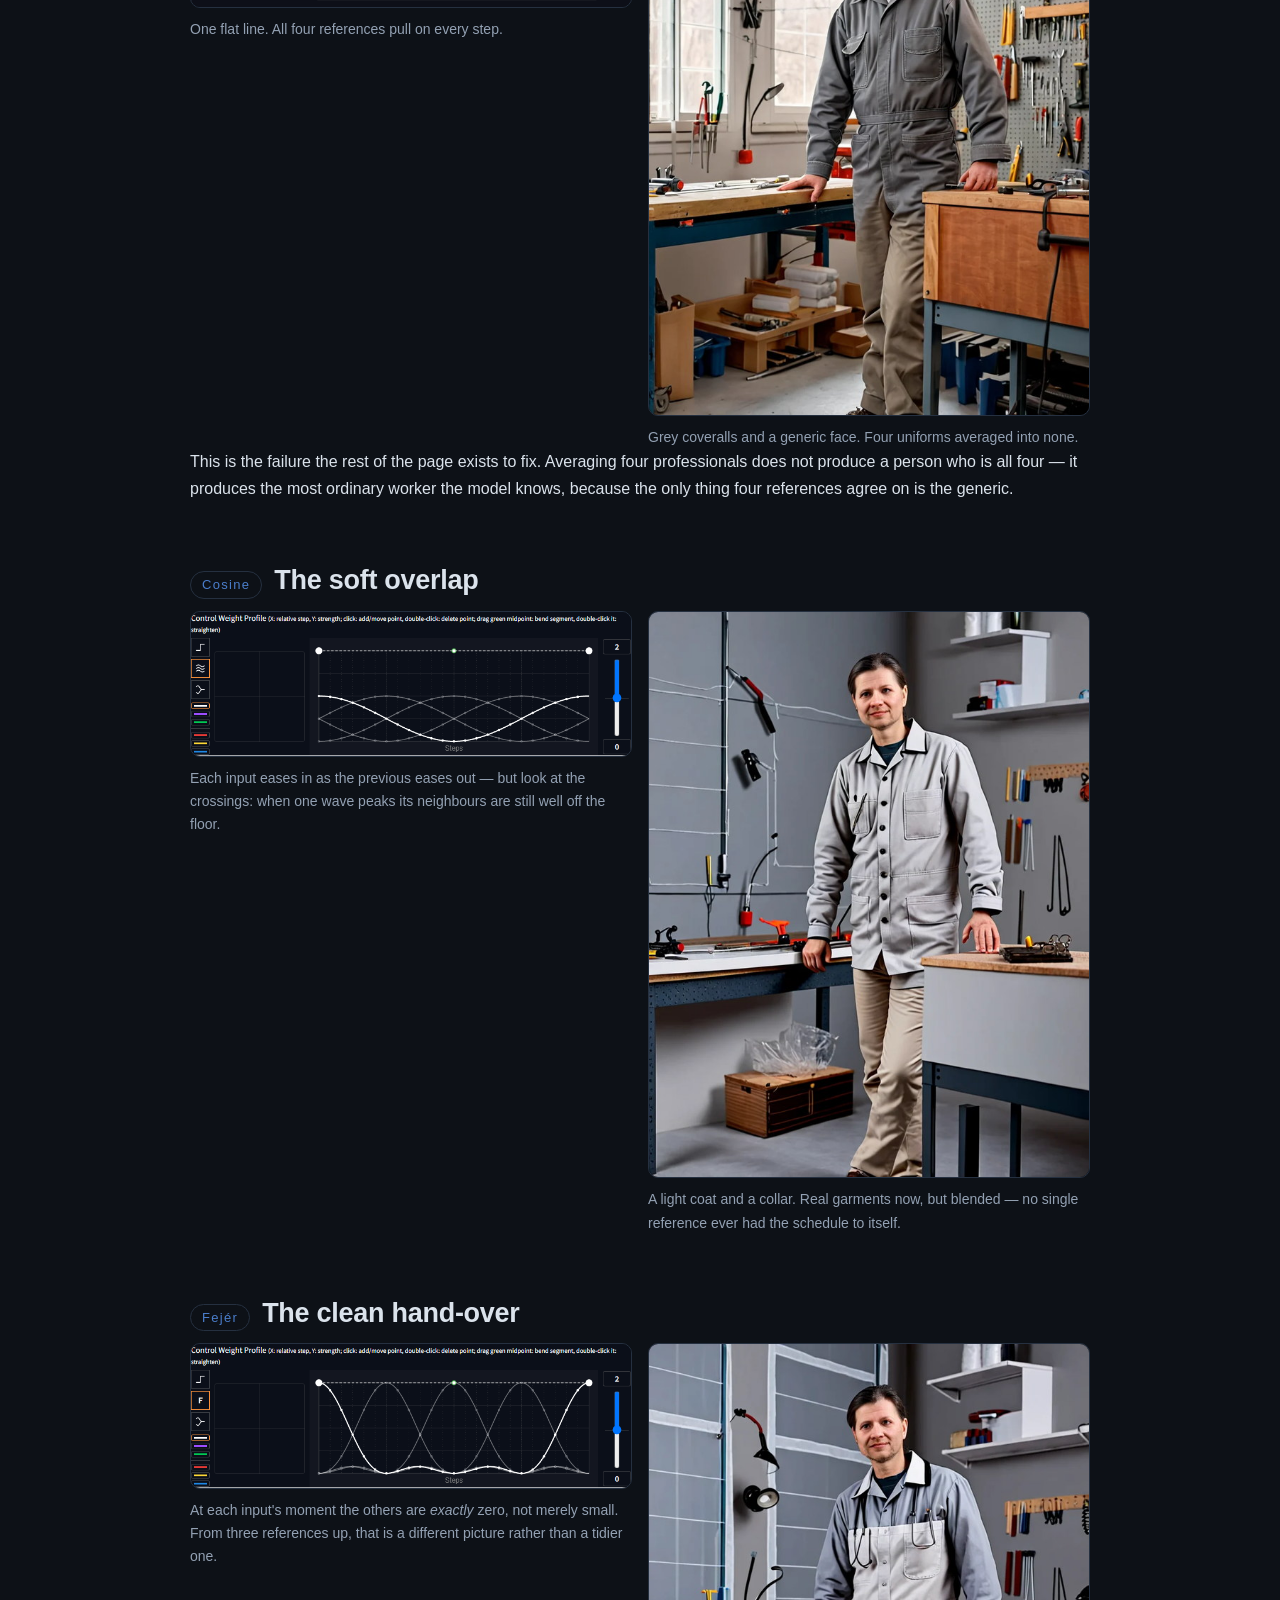
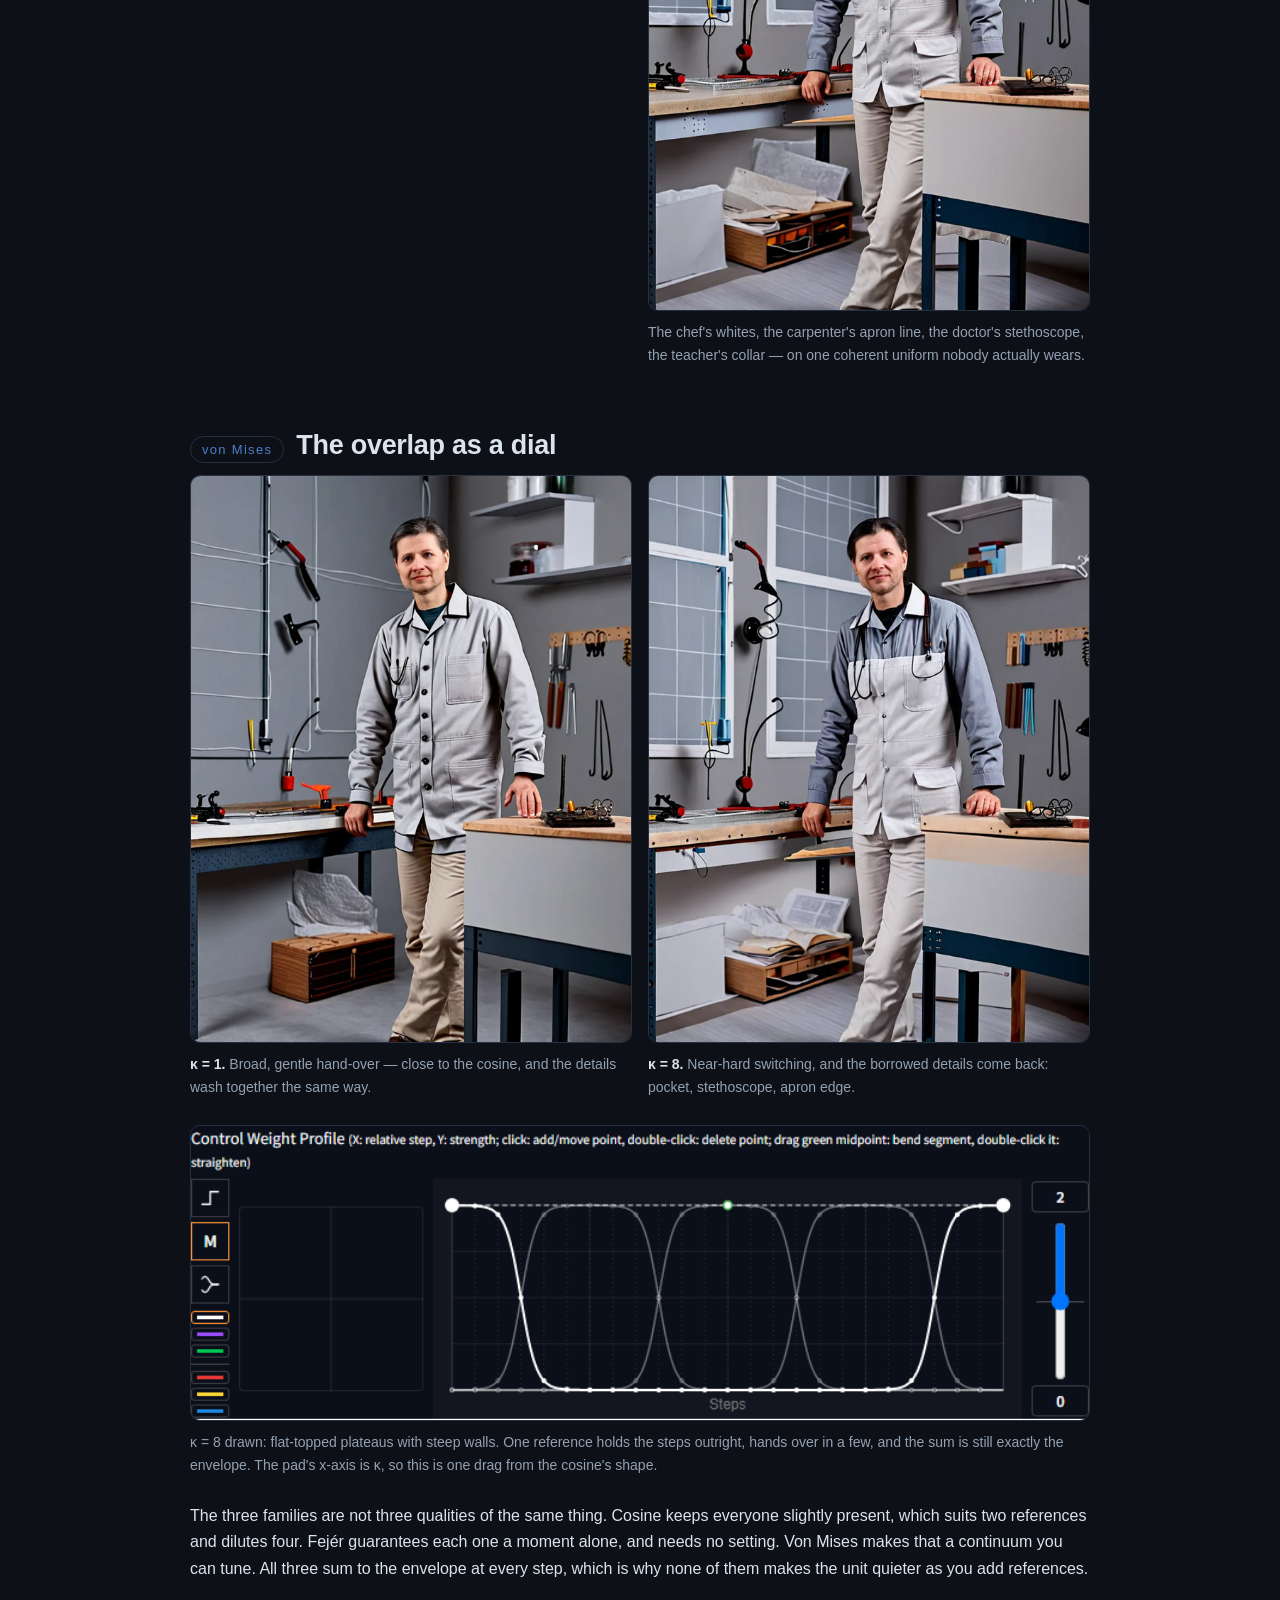
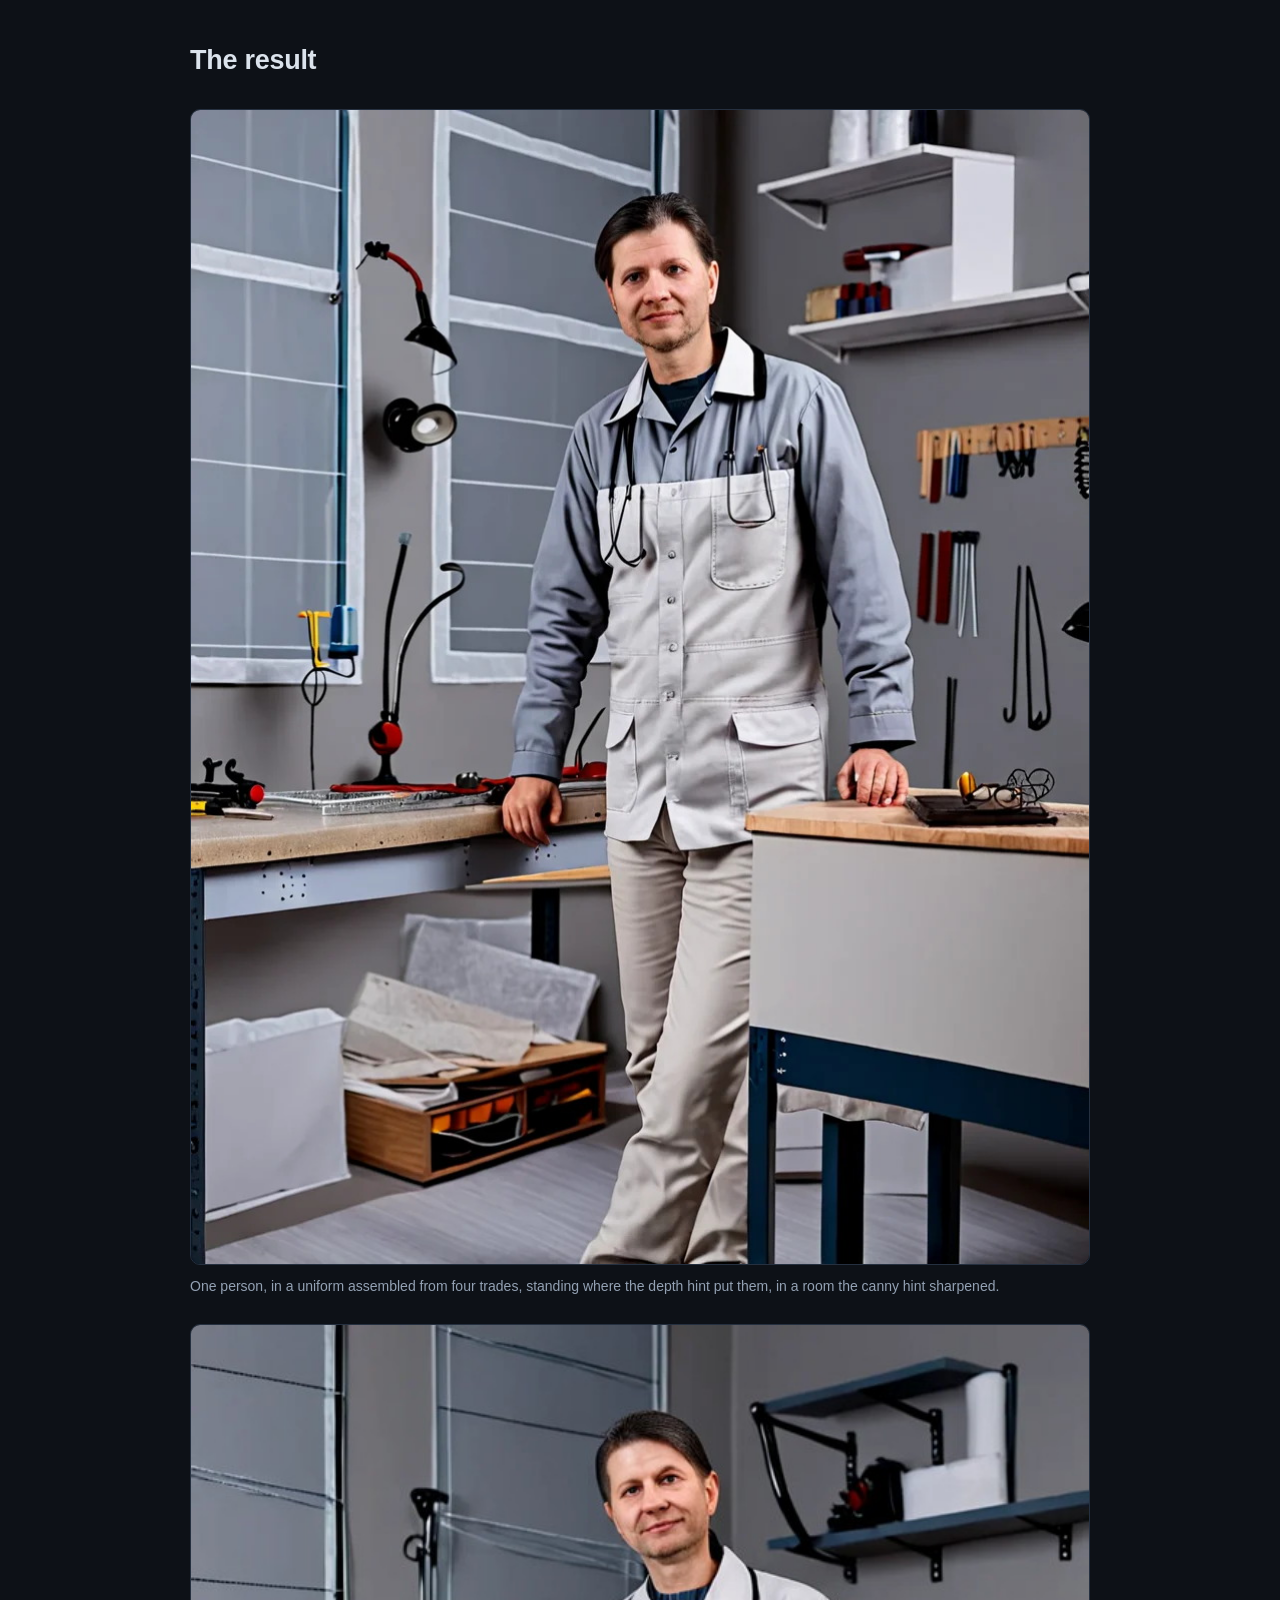
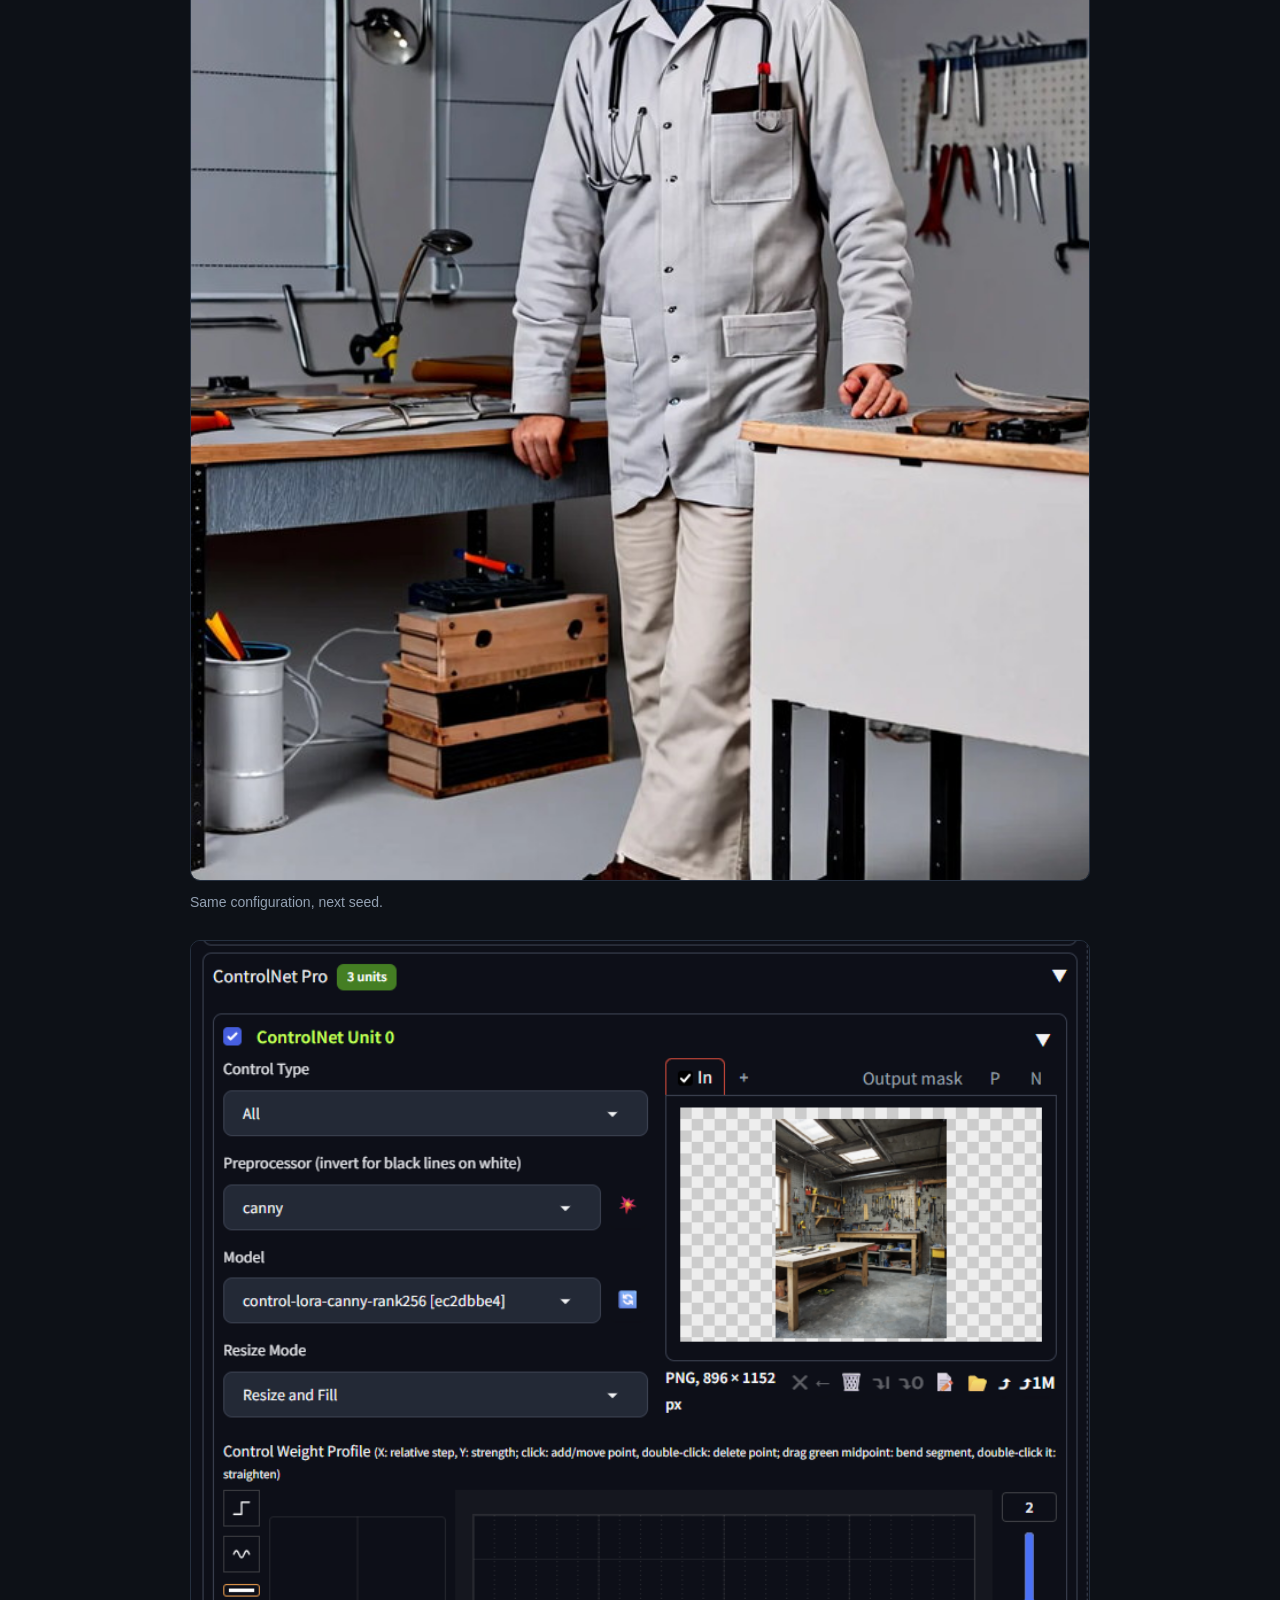
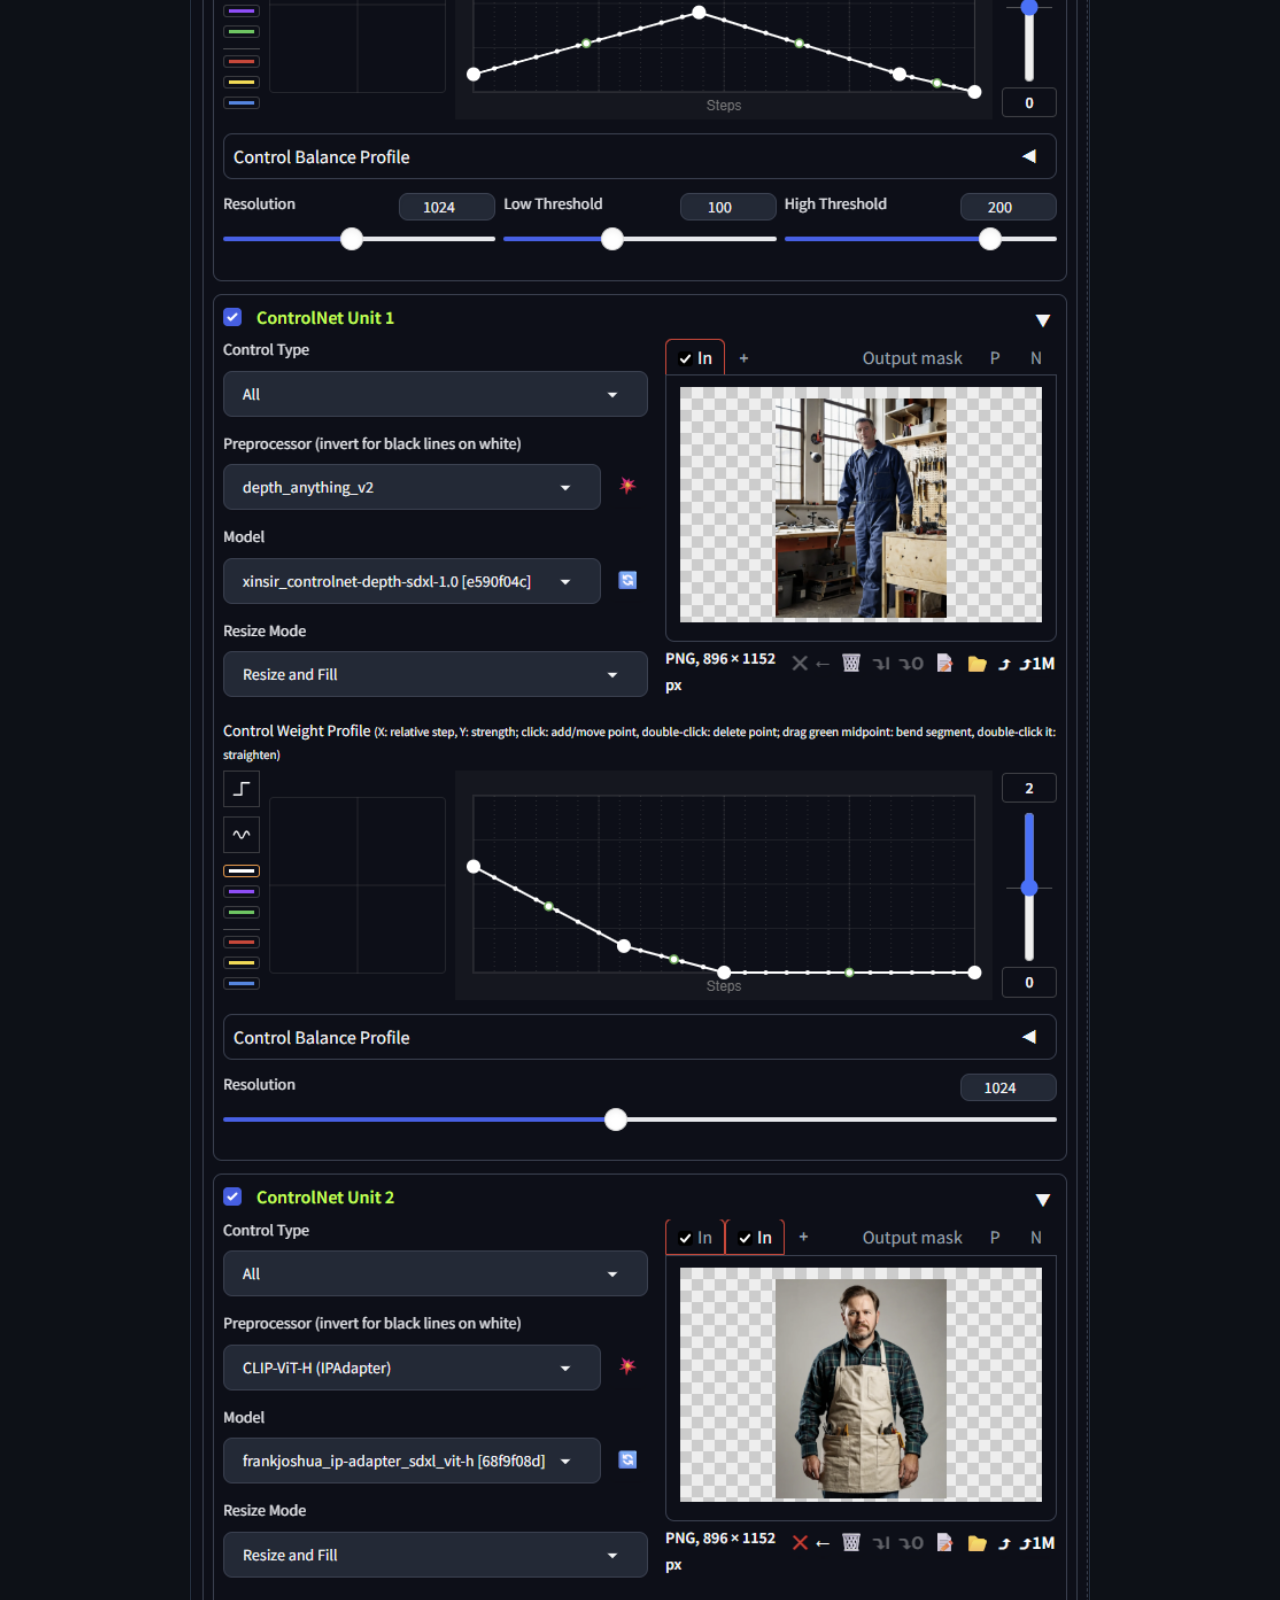
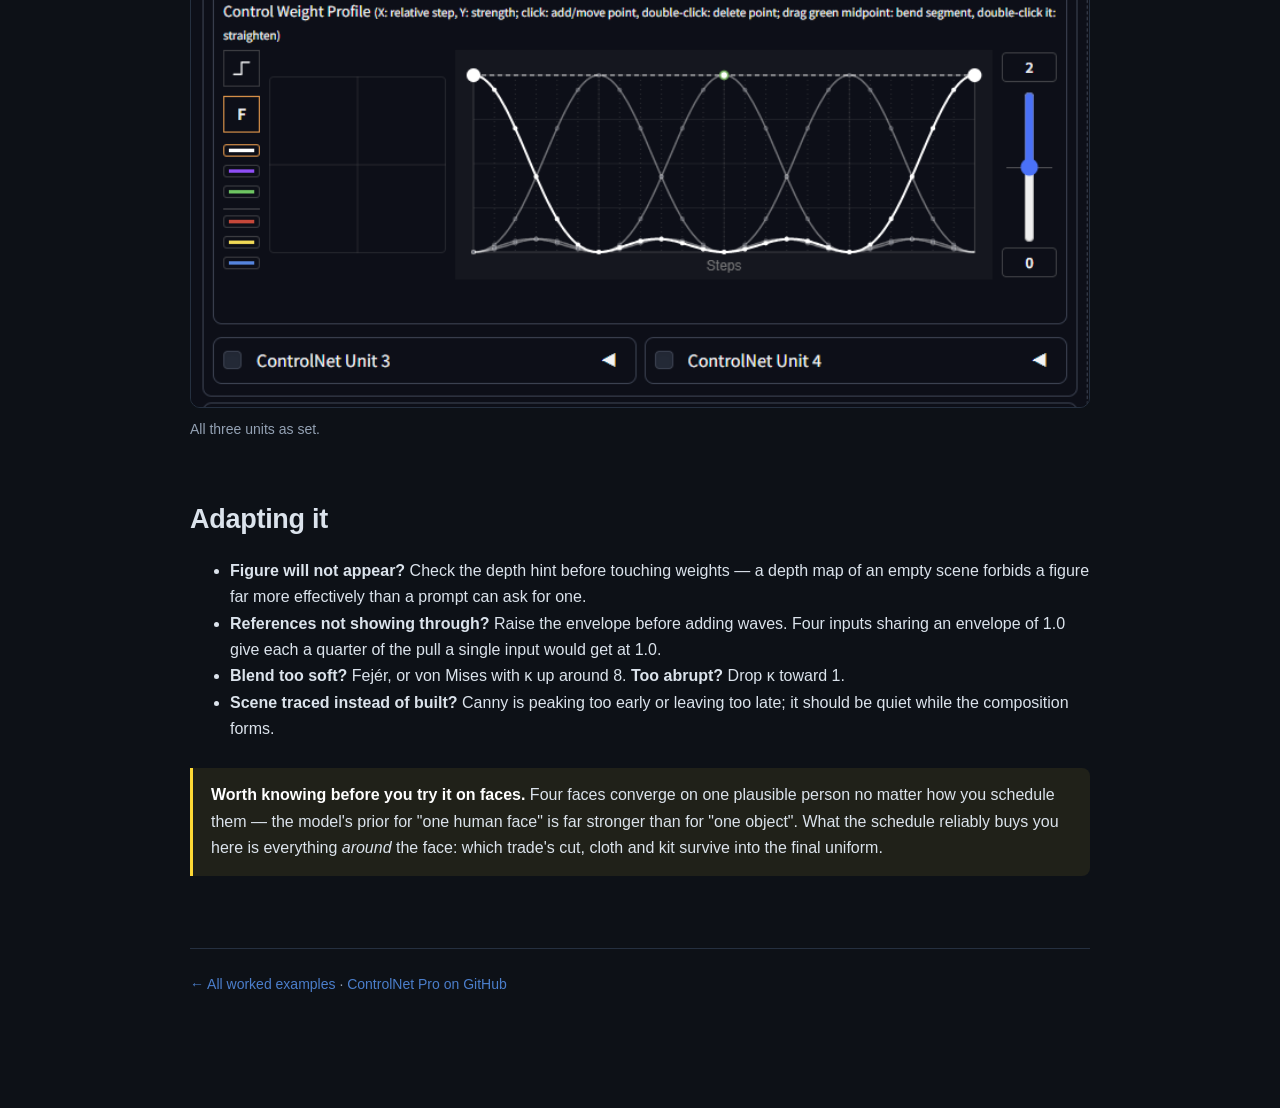
<file: docs/example_2.html>
<!DOCTYPE html>
<html lang="en">
<head>
<meta charset="utf-8">
<meta name="viewport" content="width=device-width, initial-scale=1">
<title>Example 2 — Four workers, one person · ControlNet Pro</title>
<meta name="description" content="Four professional references amalgamated into one new person and placed in a workshop that canny and depth build between them — with all three partitions of unity compared.">
<link rel="stylesheet" href="style.css">
</head>
<body>

<header class="site">
  <div class="wrap">
    <nav class="crumbs"><a href="index.html">Worked examples</a> · Example 2</nav>
    <p class="eyebrow">Example 2 · multi-phase, and two hints that hand over</p>
    <h1>Four workers, one person</h1>
    <p class="lede">Four professionals go in; one person who is none of them comes out, standing
    in a workshop that two other units build between them. Three units, four Input tabs, and
    the three partitions of unity side by side.</p>
  </div>
</header>

<div class="wrap">

  <h2>The references</h2>

  <div class="cards" style="grid-template-columns: repeat(auto-fit, minmax(150px, 1fr));">
    <figure><img src="assets/ex2/ref-chef.jpg" alt="Chef reference"><figcaption>chef</figcaption></figure>
    <figure><img src="assets/ex2/ref-carpenter.jpg" alt="Carpenter reference"><figcaption>carpenter</figcaption></figure>
    <figure><img src="assets/ex2/ref-doctor.jpg" alt="Doctor reference"><figcaption>doctor</figcaption></figure>
    <figure><img src="assets/ex2/ref-teacher.jpg" alt="Teacher reference"><figcaption>teacher</figcaption></figure>
  </div>

  <p>Four trades with four uniforms: whites and a neckerchief, an apron over flannel, a lab
  coat and a stethoscope, a cardigan and a collar. Nothing about them agrees except that all
  four are people at work.</p>

  <h2>Two hints, two different jobs</h2>

  <p>The scene comes from a second pair of units, and this is where the example earns its
  keep — <b>canny and depth are not interchangeable</b>, and the difference is not strength:</p>

  <ul>
    <li><b>Canny</b> is a high-frequency constraint. It says <em>there is an edge here</em>
    and says nothing about anywhere else. Empty floor carries no edges, so canny leaves the
    floor free.</li>
    <li><b>Depth</b> is a low-frequency constraint covering every pixel. It does not say
    "there is a wall here", it says <em>this whole frame is this far away</em> — including
    the floor, which it positively asserts is empty.</li>
  </ul>

  <div class="pair">
    <figure>
      <img src="assets/ex2/no-person.jpg" alt="An empty workshop, no person at all">
      <figcaption><b>Depth of the empty room.</b> The prompt asks for a worker. There is no
      worker. The depth map says that floor is bare and it is believed.</figcaption>
    </figure>
    <figure>
      <img src="assets/ex2/with-person.jpg" alt="The same workshop with a person standing at the bench">
      <figcaption><b>Depth of a staged room.</b> Same everything, but the depth hint comes
      from a photo with a figure standing at the bench — so there is a person-shaped volume
      to fill.</figcaption>
    </figure>
  </div>

  <p>So the two units are given <em>different pictures</em>, each the one it is good at
  reading:</p>

  <div class="pair">
    <figure>
      <img src="assets/ex2/ref-room.jpg" alt="Empty workshop reference for canny">
      <figcaption><b>Canny gets the empty room</b> — bench, pegboard, window. No figure, so
      no traced face to fight the amalgam.</figcaption>
    </figure>
    <figure>
      <img src="assets/ex2/ref-staged.jpg" alt="Workshop with a figure, reference for depth">
      <figcaption><b>Depth gets the staged shot</b> — it contributes a standing volume in
      the right place, and a depth map carries no identity to leak.</figcaption>
    </figure>
  </div>

  <h2>The hand-over, drawn</h2>

  <p>Both scene units then step aside on their own schedule, and the two curves are mirror
  images of each other on purpose:</p>

  <div class="pair">
    <figure>
      <img src="assets/ex2/ui-profile-depth.png" alt="Depth weight profile: high at the start, zero by half way">
      <figcaption><b>Depth leads and leaves.</b> Full strength while the composition is
      being decided, gone by the half-way point. Staging is an early job, and depth held
      late flattens a face into a mask.</figcaption>
    </figure>
    <figure>
      <img src="assets/ex2/ui-profile-canny.png" alt="Canny weight profile: low at first, peaking mid-schedule, gone by the end">
      <figcaption><b>Canny arrives late.</b> Almost silent at the start — early edges would
      fix the room before the figure exists — peaking as the scene sharpens, then out of the
      way for the last steps.</figcaption>
    </figure>
  </div>

  <p>Read them together and they are one instruction: <em>first say where the mass is, then
  say where the lines are, then let the surfaces resolve on their own.</em> Neither unit is
  ever at full strength while the other is, which is what keeps a busy workshop from turning
  into a traced drawing.</p>

  <div class="pair">
    <figure><img src="assets/ex2/ui-unit1-depth.png" alt="CNPro unit 1 with depth"><figcaption>Unit 1 — <code>depth_anything_v2</code> into an SDXL depth ControlNet, fed the staged photo.</figcaption></figure>
    <figure><img src="assets/ex2/ui-unit0-canny.png" alt="CNPro unit 0 with canny"><figcaption>Unit 0 — <code>canny</code>, fed the empty room.</figcaption></figure>
  </div>

  <h2>Four references in one unit</h2>

  <figure>
    <img src="assets/ex2/ui-unit2-people.png" alt="CNPro unit 2 with the IP-Adapter and a multi-phase profile">
    <figcaption>Unit 2 holds all four workers as Input tabs of a <b>single</b> unit — not
    four units. The plot shows why that matters: the bright line is the wave this input
    runs, and the faint ones are its three siblings, each shifted a quarter of a cycle
    further along. The unit is drawing its own schedule.</figcaption>
  </figure>

  <p>Every panel below runs the <b>same total pull</b>: flat gives each of the four a
  quarter, the partitions split one envelope of 2.0 between them. Nothing that follows is a
  strength difference.</p>

  <div class="step-head"><span class="step-num">Flat</span><h2>Everyone, every step</h2></div>

  <div class="pair">
    <figure><img src="assets/ex2/ui-profile-flat.png" alt="Flat profile"><figcaption>One flat line. All four references pull on every step.</figcaption></figure>
    <figure><img src="assets/ex2/res-flat.jpg" alt="A generic worker in grey coveralls"><figcaption>Grey coveralls and a generic face. Four uniforms averaged into none.</figcaption></figure>
  </div>

  <p>This is the failure the rest of the page exists to fix. Averaging four professionals
  does not produce a person who is all four — it produces the most ordinary worker the model
  knows, because the only thing four references agree on is the generic.</p>

  <div class="step-head"><span class="step-num">Cosine</span><h2>The soft overlap</h2></div>

  <div class="pair">
    <figure><img src="assets/ex2/ui-profile-cosine.png" alt="Cosine partition profile"><figcaption>Each input eases in as the previous eases out — but look at the crossings: when one wave peaks its neighbours are still well off the floor.</figcaption></figure>
    <figure><img src="assets/ex2/res-cosine.jpg" alt="A person in a light coat"><figcaption>A light coat and a collar. Real garments now, but blended — no single reference ever had the schedule to itself.</figcaption></figure>
  </div>

  <div class="step-head"><span class="step-num">Fejér</span><h2>The clean hand-over</h2></div>

  <div class="pair">
    <figure><img src="assets/ex2/ui-profile-fejer.png" alt="Fejer partition profile"><figcaption>At each input's moment the others are <em>exactly</em> zero, not merely small. From three references up, that is a different picture rather than a tidier one.</figcaption></figure>
    <figure><img src="assets/ex2/res-fejer.jpg" alt="A person in a white coat with apron and stethoscope"><figcaption>The chef's whites, the carpenter's apron line, the doctor's stethoscope, the teacher's collar — on one coherent uniform nobody actually wears.</figcaption></figure>
  </div>

  <div class="step-head"><span class="step-num">von Mises</span><h2>The overlap as a dial</h2></div>

  <div class="pair">
    <figure><img src="assets/ex2/res-mises-k1.jpg" alt="Result at kappa 1"><figcaption><b>κ = 1.</b> Broad, gentle hand-over — close to the cosine, and the details wash together the same way.</figcaption></figure>
    <figure><img src="assets/ex2/res-mises-k8.jpg" alt="Result at kappa 8"><figcaption><b>κ = 8.</b> Near-hard switching, and the borrowed details come back: pocket, stethoscope, apron edge.</figcaption></figure>
  </div>

  <figure>
    <img src="assets/ex2/ui-profile-mises.png" alt="Von Mises partition profile at kappa 8">
    <figcaption>κ = 8 drawn: flat-topped plateaus with steep walls. One reference holds the
    steps outright, hands over in a few, and the sum is still exactly the envelope. The pad's
    x-axis is κ, so this is one drag from the cosine's shape.</figcaption>
  </figure>

  <p>The three families are not three qualities of the same thing. Cosine keeps everyone
  slightly present, which suits two references and dilutes four. Fejér guarantees each one a
  moment alone, and needs no setting. Von Mises makes that a continuum you can tune. All
  three sum to the envelope at every step, which is why none of them makes the unit quieter
  as you add references.</p>

  <h2>The result</h2>

  <figure>
    <img src="assets/ex2/hero.jpg" alt="The finished amalgam: one person in an invented uniform standing in the workshop">
    <figcaption>One person, in a uniform assembled from four trades, standing where the
    depth hint put them, in a room the canny hint sharpened.</figcaption>
  </figure>

  <figure>
    <img src="assets/ex2/hero-alt.jpg" alt="The same configuration on another seed">
    <figcaption>Same configuration, next seed.</figcaption>
  </figure>

  <figure>
    <img src="assets/ex2/ui-all-units.png" alt="All three CNPro units as configured">
    <figcaption>All three units as set.</figcaption>
  </figure>

  <h2>Adapting it</h2>

  <ul>
    <li><b>Figure will not appear?</b> Check the depth hint before touching weights — a
    depth map of an empty scene forbids a figure far more effectively than a prompt can ask
    for one.</li>
    <li><b>References not showing through?</b> Raise the envelope before adding waves. Four
    inputs sharing an envelope of 1.0 give each a quarter of the pull a single input would
    get at 1.0.</li>
    <li><b>Blend too soft?</b> Fejér, or von Mises with κ up around 8. <b>Too abrupt?</b>
    Drop κ toward 1.</li>
    <li><b>Scene traced instead of built?</b> Canny is peaking too early or leaving too
    late; it should be quiet while the composition forms.</li>
  </ul>

  <div class="note warn">
    <p><strong>Worth knowing before you try it on faces.</strong> Four faces converge on one
    plausible person no matter how you schedule them — the model's prior for "one human face"
    is far stronger than for "one object". What the schedule reliably buys you here is
    everything <em>around</em> the face: which trade's cut, cloth and kit survive into the
    final uniform.</p>
  </div>

  <footer class="site">
    <p><a href="index.html">&larr; All worked examples</a> ·
    <a href="https://github.com/ahrvoje/cnpro">ControlNet Pro on GitHub</a></p>
  </footer>

</div>
</body>
</html>
</file>
<file: docs/style.css>
/* CNPro docs - dark, self-contained, no external fonts or scripts so the
   pages render identically on GitHub Pages and from a local file. */

:root {
    --bg: #0d1117;
    --panel: #141b24;
    --panel-2: #1b2430;
    --line: #253040;
    --text: #dbe3ec;
    --muted: #93a1b3;
    --accent: #4b7ecb;
    --accent-soft: rgba(75, 126, 203, 0.15);
    --coarse: #e53935;
    --mid: #fdd835;
    --fine: #1e88e5;
    --ok: #35c46b;
}

* { box-sizing: border-box; }

html { scroll-behavior: smooth; }

body {
    margin: 0;
    background: var(--bg);
    color: var(--text);
    font: 16px/1.65 -apple-system, BlinkMacSystemFont, "Segoe UI", Roboto,
          "Helvetica Neue", Arial, sans-serif;
    -webkit-font-smoothing: antialiased;
}

.wrap { max-width: 940px; margin: 0 auto; padding: 0 20px 96px; }

/* ---------------------------------------------------------------- header */
header.site {
    border-bottom: 1px solid var(--line);
    background: linear-gradient(180deg, #101822, var(--bg));
    padding: 56px 0 40px;
    margin-bottom: 48px;
}

header.site .wrap { padding-bottom: 0; }

.eyebrow {
    text-transform: uppercase;
    letter-spacing: 0.16em;
    font-size: 12px;
    color: var(--accent);
    margin: 0 0 12px;
}

h1 {
    font-size: clamp(28px, 5vw, 44px);
    line-height: 1.15;
    margin: 0 0 16px;
    letter-spacing: -0.02em;
}

h2 {
    font-size: clamp(21px, 3vw, 27px);
    margin: 56px 0 14px;
    letter-spacing: -0.01em;
    scroll-margin-top: 24px;
}

h3 { font-size: 18px; margin: 34px 0 10px; }

p { margin: 0 0 16px; }

.lede { font-size: 19px; color: var(--muted); max-width: 70ch; }

a { color: var(--accent); text-decoration: none; }
a:hover { text-decoration: underline; }

code {
    font-family: ui-monospace, SFMono-Regular, Consolas, "Liberation Mono", monospace;
    font-size: 0.88em;
    background: var(--panel-2);
    border: 1px solid var(--line);
    border-radius: 4px;
    padding: 1px 5px;
    word-break: break-word;
}

pre {
    background: var(--panel);
    border: 1px solid var(--line);
    border-radius: 8px;
    padding: 14px 16px;
    overflow-x: auto;
    font-size: 13px;
    line-height: 1.5;
}

pre code { background: none; border: 0; padding: 0; font-size: inherit; }

/* ----------------------------------------------------------------- cards */
.cards { display: grid; gap: 18px; grid-template-columns: repeat(auto-fit, minmax(260px, 1fr)); }

.card {
    display: flex;
    flex-direction: column;
    background: var(--panel);
    border: 1px solid var(--line);
    border-radius: 12px;
    overflow: hidden;
    transition: border-color 0.15s, transform 0.15s;
}

a.card:hover { border-color: var(--accent); transform: translateY(-2px); text-decoration: none; }

.card img { width: 100%; aspect-ratio: 16 / 10; object-fit: cover; display: block; }

.card .body { padding: 16px 18px 20px; }

.card h3 { margin: 0 0 6px; font-size: 17px; color: var(--text); }

.card p { color: var(--muted); font-size: 14px; margin: 0; }

.card.pending { opacity: 0.62; }

.card .placeholder {
    aspect-ratio: 16 / 10;
    display: flex;
    align-items: center;
    justify-content: center;
    background: repeating-linear-gradient(45deg, #131a23, #131a23 12px, #172029 12px, #172029 24px);
    color: var(--muted);
    font-size: 13px;
    letter-spacing: 0.08em;
    text-transform: uppercase;
}

.tag {
    display: inline-block;
    font-size: 11px;
    letter-spacing: 0.08em;
    text-transform: uppercase;
    padding: 2px 8px;
    border-radius: 999px;
    border: 1px solid var(--line);
    color: var(--muted);
    margin-left: 8px;
    vertical-align: middle;
}

.tag.live { color: var(--ok); border-color: rgba(53, 196, 107, 0.4); }

/* --------------------------------------------------------------- figures */
figure { margin: 26px 0; }

figure img {
    width: 100%;
    display: block;
    border-radius: 10px;
    border: 1px solid var(--line);
    background: var(--panel);
}

figcaption { color: var(--muted); font-size: 14px; margin-top: 10px; }

figcaption b { color: var(--text); font-weight: 600; }

.pair { display: grid; gap: 16px; grid-template-columns: repeat(auto-fit, minmax(240px, 1fr)); }

.pair figure { margin: 0; }

.triple { display: grid; gap: 14px; grid-template-columns: repeat(auto-fit, minmax(210px, 1fr)); }

.triple figure { margin: 0; }

.triple figcaption { font-size: 13px; }

/* ----------------------------------------------------------------- notes */
.note {
    border-left: 3px solid var(--accent);
    background: var(--accent-soft);
    padding: 14px 18px;
    border-radius: 0 8px 8px 0;
    margin: 26px 0;
}

.note.warn { border-left-color: var(--mid); background: rgba(253, 216, 53, 0.08); }

.note p:last-child { margin-bottom: 0; }

.note strong { color: #fff; }

/* ----------------------------------------------------------------- table */
table { width: 100%; border-collapse: collapse; margin: 22px 0; font-size: 14.5px; }

th, td { text-align: left; padding: 9px 12px; border-bottom: 1px solid var(--line); vertical-align: top; }

th { color: var(--muted); font-weight: 600; font-size: 13px; text-transform: uppercase; letter-spacing: 0.06em; }

td code { font-size: 12.5px; }

/* ------------------------------------------------------------ band chips */
.band { font-weight: 600; }
.band.c { color: var(--coarse); }
.band.m { color: var(--mid); }
.band.f { color: var(--fine); }

/* ----------------------------------------------------------------- steps */
.step-head {
    display: flex;
    align-items: baseline;
    gap: 12px;
    margin: 56px 0 8px;
}

.step-num {
    flex: 0 0 auto;
    font-size: 13px;
    letter-spacing: 0.1em;
    color: var(--accent);
    border: 1px solid var(--line);
    border-radius: 999px;
    padding: 2px 11px;
}

.step-head h2 { margin: 0; }

/* ------------------------------------------------------------------- nav */
nav.crumbs { font-size: 14px; color: var(--muted); margin-bottom: 22px; }

footer.site {
    border-top: 1px solid var(--line);
    margin-top: 72px;
    padding-top: 24px;
    color: var(--muted);
    font-size: 14px;
}

hr { border: 0; border-top: 1px solid var(--line); margin: 44px 0; }
</file>
